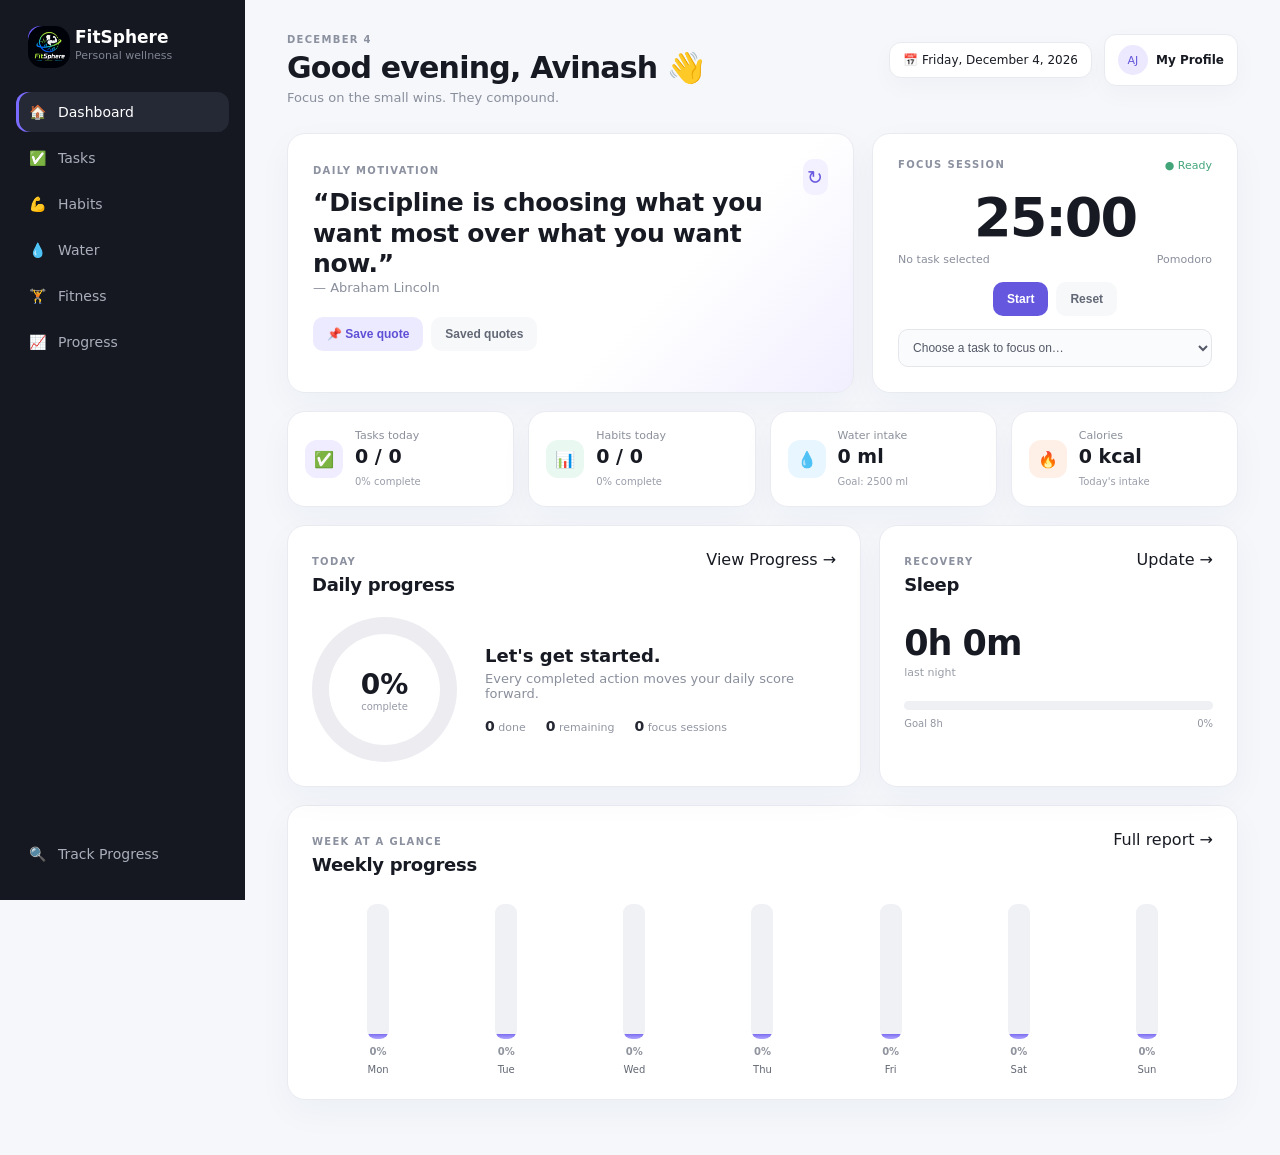
<file: index.html>
<!DOCTYPE html>
<html lang="en">
  <head>
    <meta charset="UTF-8" />
    <meta name="viewport" content="width=device-width, initial-scale=1.0" />
    <title>Dashboard — FitSphere</title>

    <link rel="stylesheet" href="index.css">
  </head>

  <body>
    <div class="app-shell">
      <!-- Sidebar Navigation -->
      <aside class="sidebar">
        <div class="brand">
          <span class="brand-mark"><img src="/logo.png" alt="logo" class="logo-img"></span>

          <div>
            <strong>FitSphere</strong>
            <small>Personal wellness</small>
          </div>
        </div>

        <nav>
          <a class="nav-link active" href="index.html">
            🏠
            <span>Dashboard</span>
          </a>

          <a class="nav-link" href="tasks.html">
            ✅
            <span>Tasks</span>
          </a>

          <a class="nav-link" href="habits.html">
            💪
            <span>Habits</span>
          </a>

          <a class="nav-link" href="water.html">
            💧
            <span>Water</span>
          </a>

          <a class="nav-link" href="fitness.html">
            🏋️
            <span>Fitness</span>
          </a>

          <a class="nav-link" href="progress.html">
            📈
            <span>Progress</span>
          </a>
        </nav>

        <div class="sidebar-bottom">
          <a class="nav-link" href="progress.html">
            🔍
            <span>Track Progress</span>
          </a>
        </div>
      </aside>

      <!-- Main Dashboard Content -->
      <main class="main">
        <!-- Top Header -->
        <header class="topbar">
          <div>
            <p class="eyebrow" id="todayLabel">Today</p>

            <h1>
              Good evening<span id="greetingName">, Avinash</span> 👋
            </h1>

            <p class="muted">
              Focus on the small wins. They compound.
            </p>
          </div>

          <div class="top-actions">
            <div class="date-pill">
              📅
              <span id="fullDate"></span>
            </div>

            <a class="profile" href="progress.html">
              <span>AJ</span>
              <b>My Profile</b>
            </a>
          </div>
        </header>

        <!-- Hero Section -->
        <section class="hero-grid">
          <!-- Daily Motivation -->
          <article class="quote-card card">
            <div class="card-head">
              <div>
                <span class="mini-label">DAILY MOTIVATION</span>
                <h2 id="quoteText">
                  Loading a little motivation…
                </h2>
              </div>

              <button
                id="refreshQuote"
                class="icon-btn"
                title="New quote"
              >
                ↻
              </button>
            </div>

            <p id="quoteAuthor" class="muted">— FitSphere</p>

            <div class="quote-actions">
              <button id="saveQuote" class="soft-btn">
                📌 Save quote
              </button>

              <button
                id="viewSaved"
                class="ghost-btn"
                onclick="location.href='progress.html#quotes'"
              >
                Saved quotes
              </button>
            </div>
          </article>

          <!-- Focus Session / Pomodoro Timer -->
          <article class="focus-card card">
            <div class="card-head">
              <span class="mini-label">FOCUS SESSION</span>
              <span class="status-dot">● Ready</span>
            </div>

            <div class="timer" id="timerDisplay">25:00</div>

            <div class="timer-meta">
              <span id="timerTaskLabel">No task selected</span>
              <span id="timerStatus">Pomodoro</span>
            </div>

            <div class="timer-controls">
              <button id="timerStart" class="primary-btn">
                Start
              </button>

              <button id="timerReset" class="ghost-btn">
                Reset
              </button>
            </div>

            <select id="pomodoroTask" class="select"></select>
          </article>
        </section>

        <!-- Metrics Section -->
        <section class="metrics-grid">
          <a class="metric-card card" href="tasks.html">
            <span class="metric-icon purple">✅</span>

            <div>
              <span>Tasks today</span>
              <strong id="taskMetric">0 / 0</strong>
              <small id="taskMetricSub">0% complete</small>
            </div>
          </a>

          <a class="metric-card card" href="habits.html">
            <span class="metric-icon green">📊</span>

            <div>
              <span>Habits today</span>
              <strong id="habitMetric">0 / 0</strong>
              <small id="habitMetricSub">0% complete</small>
            </div>
          </a>

          <a class="metric-card card" href="water.html">
            <span class="metric-icon blue">💧</span>

            <div>
              <span>Water intake</span>
              <strong id="waterMetric">0 ml</strong>
              <small>Goal: 2500 ml</small>
            </div>
          </a>

          <a class="metric-card card" href="fitness.html">
            <span class="metric-icon orange">🔥</span>

            <div>
              <span>Calories</span>
              <strong id="calorieMetric">0 kcal</strong>
              <small>Today's intake</small>
            </div>
          </a>
        </section>

        <!-- Progress and Sleep Section -->
        <section class="content-grid">
          <!-- Daily Progress -->
          <article class="card progress-card">
            <div class="card-head">
              <div>
                <span class="mini-label">TODAY</span>
                <h2>Daily progress</h2>
              </div>

              <a href="progress.html">View Progress →</a>
            </div>

            <div class="progress-layout">
              <div class="ring" id="dailyRing">
                <div>
                  <strong id="dailyPercent">0%</strong>
                  <span>complete</span>
                </div>
              </div>

              <div class="progress-copy">
                <h3 id="progressHeadline">
                  Let's get started.
                </h3>

                <p class="muted" id="progressDescription">
                  Complete a task or habit to build today's score.
                </p>

                <div class="tiny-stats">
                  <span>
                    <b id="doneCount">0</b> done
                  </span>

                  <span>
                    <b id="remainingCount">0</b> remaining
                  </span>

                  <span>
                    <b id="pomodoroCount">0</b> focus sessions
                  </span>
                </div>
              </div>
            </div>
          </article>

          <!-- Sleep -->
          <article class="card sleep-card">
            <div class="card-head">
              <div>
                <span class="mini-label">RECOVERY</span>
                <h2>Sleep</h2>
              </div>

              <a href="fitness.html">Update →</a>
            </div>

            <div class="sleep-number">
              <strong id="sleepMetric">0h 0m</strong>
              <span>last night</span>
            </div>

            <div class="sleep-bar">
              <div id="sleepBar"></div>
            </div>

            <div class="sleep-foot">
              <span>Goal 8h</span>
              <span id="sleepScore">0%</span>
            </div>
          </article>
        </section>

        <!-- Weekly Progress -->
        <section class="card weekly-card">
          <div class="card-head">
            <div>
              <span class="mini-label">WEEK AT A GLANCE</span>
              <h2>Weekly progress</h2>
            </div>

            <a href="progress.html">Full report →</a>
          </div>

          <div class="weekly-bars" id="weeklyBars"></div>
        </section>
      </main>
    </div>

    <script src="index.js"></script>
  </body>
</html>
</file>
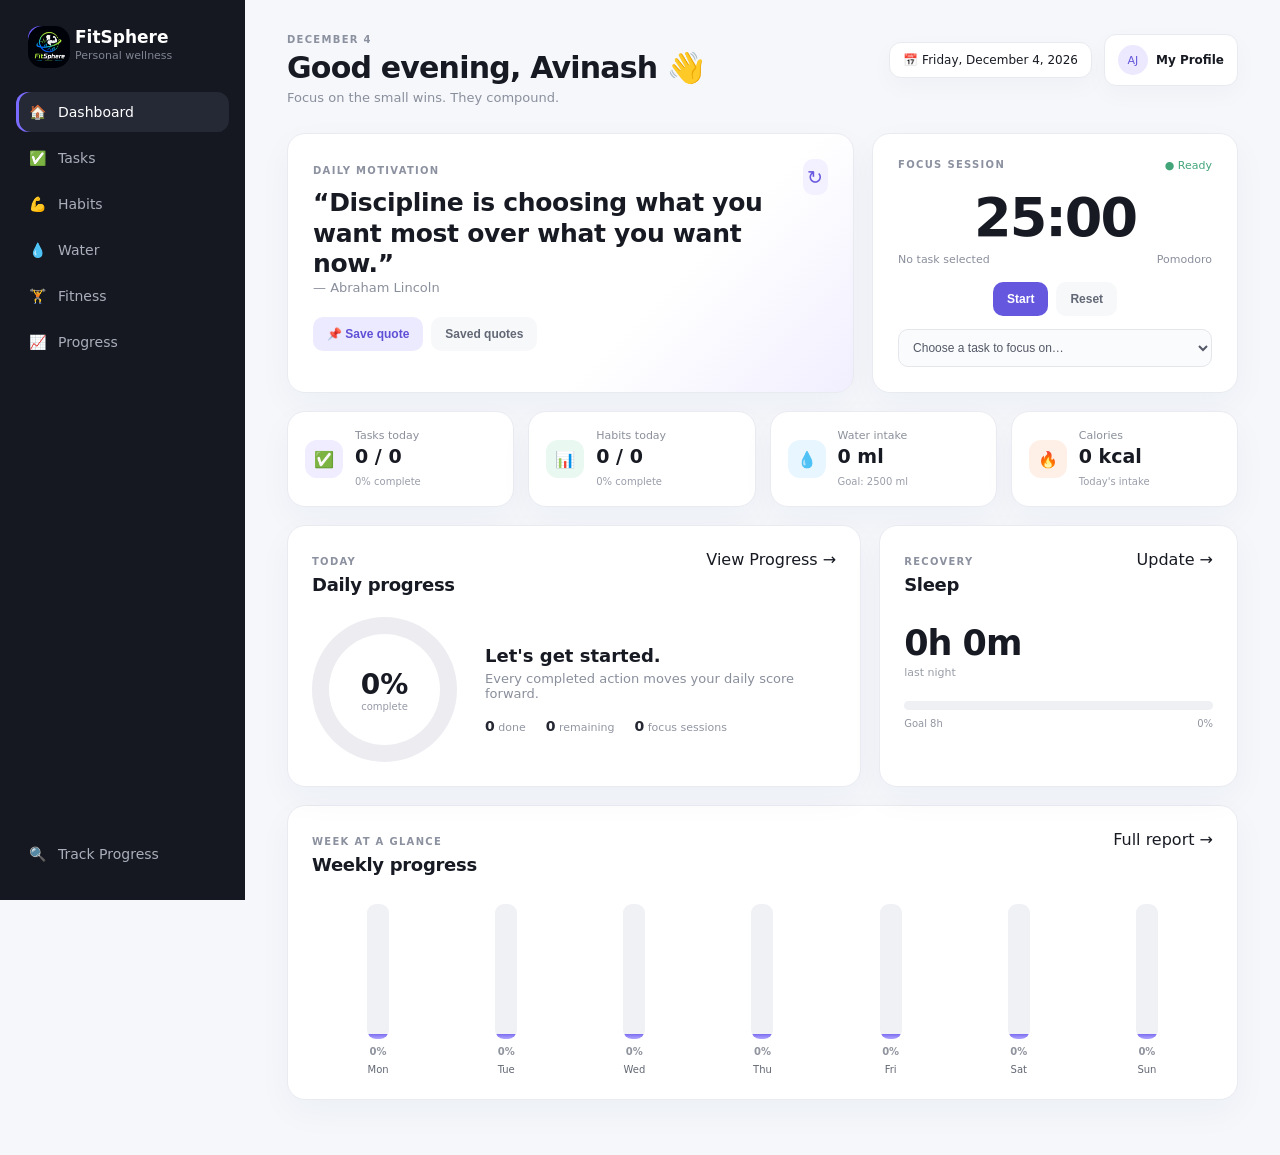
<file: dashboard.html>
<!DOCTYPE html>
<html lang="en">
  <head>
    <meta charset="UTF-8" />
    <meta name="viewport" content="width=device-width, initial-scale=1.0" />
    <title>Dashboard — FitSphere</title>

    <link rel="stylesheet" href="dashboard.css">
  </head>

  <body>
    <div class="app-shell">
      <!-- Sidebar Navigation -->
      <aside class="sidebar">
        <div class="brand">
          <span class="brand-mark"><img src="/logo.png" alt="logo" class="logo-img"></span>

          <div>
            <strong>FitSphere</strong>
            <small>Personal wellness</small>
          </div>
        </div>

        <nav>
          <a class="nav-link active" href="dashboard.html">
            🏠
            <span>Dashboard</span>
          </a>

          <a class="nav-link" href="tasks.html">
            ✅
            <span>Tasks</span>
          </a>

          <a class="nav-link" href="habits.html">
            💪
            <span>Habits</span>
          </a>

          <a class="nav-link" href="water.html">
            💧
            <span>Water</span>
          </a>

          <a class="nav-link" href="fitness.html">
            🏋️
            <span>Fitness</span>
          </a>

          <a class="nav-link" href="progress.html">
            📈
            <span>Progress</span>
          </a>
        </nav>

        <div class="sidebar-bottom">
          <a class="nav-link" href="progress.html">
            🔍
            <span>Track Progress</span>
          </a>
        </div>
      </aside>

      <!-- Main Dashboard Content -->
      <main class="main">
        <!-- Top Header -->
        <header class="topbar">
          <div>
            <p class="eyebrow" id="todayLabel">Today</p>

            <h1>
              Good evening<span id="greetingName">, Avinash</span> 👋
            </h1>

            <p class="muted">
              Focus on the small wins. They compound.
            </p>
          </div>

          <div class="top-actions">
            <div class="date-pill">
              📅
              <span id="fullDate"></span>
            </div>

            <a class="profile" href="progress.html">
              <span>AJ</span>
              <b>My Profile</b>
            </a>
          </div>
        </header>

        <!-- Hero Section -->
        <section class="hero-grid">
          <!-- Daily Motivation -->
          <article class="quote-card card">
            <div class="card-head">
              <div>
                <span class="mini-label">DAILY MOTIVATION</span>
                <h2 id="quoteText">
                  Loading a little motivation…
                </h2>
              </div>

              <button
                id="refreshQuote"
                class="icon-btn"
                title="New quote"
              >
                ↻
              </button>
            </div>

            <p id="quoteAuthor" class="muted">— FitSphere</p>

            <div class="quote-actions">
              <button id="saveQuote" class="soft-btn">
                📌 Save quote
              </button>

              <button
                id="viewSaved"
                class="ghost-btn"
                onclick="location.href='progress.html#quotes'"
              >
                Saved quotes
              </button>
            </div>
          </article>

          <!-- Focus Session / Pomodoro Timer -->
          <article class="focus-card card">
            <div class="card-head">
              <span class="mini-label">FOCUS SESSION</span>
              <span class="status-dot">● Ready</span>
            </div>

            <div class="timer" id="timerDisplay">25:00</div>

            <div class="timer-meta">
              <span id="timerTaskLabel">No task selected</span>
              <span id="timerStatus">Pomodoro</span>
            </div>

            <div class="timer-controls">
              <button id="timerStart" class="primary-btn">
                Start
              </button>

              <button id="timerReset" class="ghost-btn">
                Reset
              </button>
            </div>

            <select id="pomodoroTask" class="select"></select>
          </article>
        </section>

        <!-- Metrics Section -->
        <section class="metrics-grid">
          <a class="metric-card card" href="tasks.html">
            <span class="metric-icon purple">✅</span>

            <div>
              <span>Tasks today</span>
              <strong id="taskMetric">0 / 0</strong>
              <small id="taskMetricSub">0% complete</small>
            </div>
          </a>

          <a class="metric-card card" href="habits.html">
            <span class="metric-icon green">📊</span>

            <div>
              <span>Habits today</span>
              <strong id="habitMetric">0 / 0</strong>
              <small id="habitMetricSub">0% complete</small>
            </div>
          </a>

          <a class="metric-card card" href="water.html">
            <span class="metric-icon blue">💧</span>

            <div>
              <span>Water intake</span>
              <strong id="waterMetric">0 ml</strong>
              <small>Goal: 2500 ml</small>
            </div>
          </a>

          <a class="metric-card card" href="fitness.html">
            <span class="metric-icon orange">🔥</span>

            <div>
              <span>Calories</span>
              <strong id="calorieMetric">0 kcal</strong>
              <small>Today's intake</small>
            </div>
          </a>
        </section>

        <!-- Progress and Sleep Section -->
        <section class="content-grid">
          <!-- Daily Progress -->
          <article class="card progress-card">
            <div class="card-head">
              <div>
                <span class="mini-label">TODAY</span>
                <h2>Daily progress</h2>
              </div>

              <a href="progress.html">View Progress →</a>
            </div>

            <div class="progress-layout">
              <div class="ring" id="dailyRing">
                <div>
                  <strong id="dailyPercent">0%</strong>
                  <span>complete</span>
                </div>
              </div>

              <div class="progress-copy">
                <h3 id="progressHeadline">
                  Let's get started.
                </h3>

                <p class="muted" id="progressDescription">
                  Complete a task or habit to build today's score.
                </p>

                <div class="tiny-stats">
                  <span>
                    <b id="doneCount">0</b> done
                  </span>

                  <span>
                    <b id="remainingCount">0</b> remaining
                  </span>

                  <span>
                    <b id="pomodoroCount">0</b> focus sessions
                  </span>
                </div>
              </div>
            </div>
          </article>

          <!-- Sleep -->
          <article class="card sleep-card">
            <div class="card-head">
              <div>
                <span class="mini-label">RECOVERY</span>
                <h2>Sleep</h2>
              </div>

              <a href="fitness.html">Update →</a>
            </div>

            <div class="sleep-number">
              <strong id="sleepMetric">0h 0m</strong>
              <span>last night</span>
            </div>

            <div class="sleep-bar">
              <div id="sleepBar"></div>
            </div>

            <div class="sleep-foot">
              <span>Goal 8h</span>
              <span id="sleepScore">0%</span>
            </div>
          </article>
        </section>

        <!-- Weekly Progress -->
        <section class="card weekly-card">
          <div class="card-head">
            <div>
              <span class="mini-label">WEEK AT A GLANCE</span>
              <h2>Weekly progress</h2>
            </div>

            <a href="progress.html">Full report →</a>
          </div>

          <div class="weekly-bars" id="weeklyBars"></div>
        </section>
      </main>
    </div>

    <script src="dashboard.js"></script>
  </body>
</html>
</file>
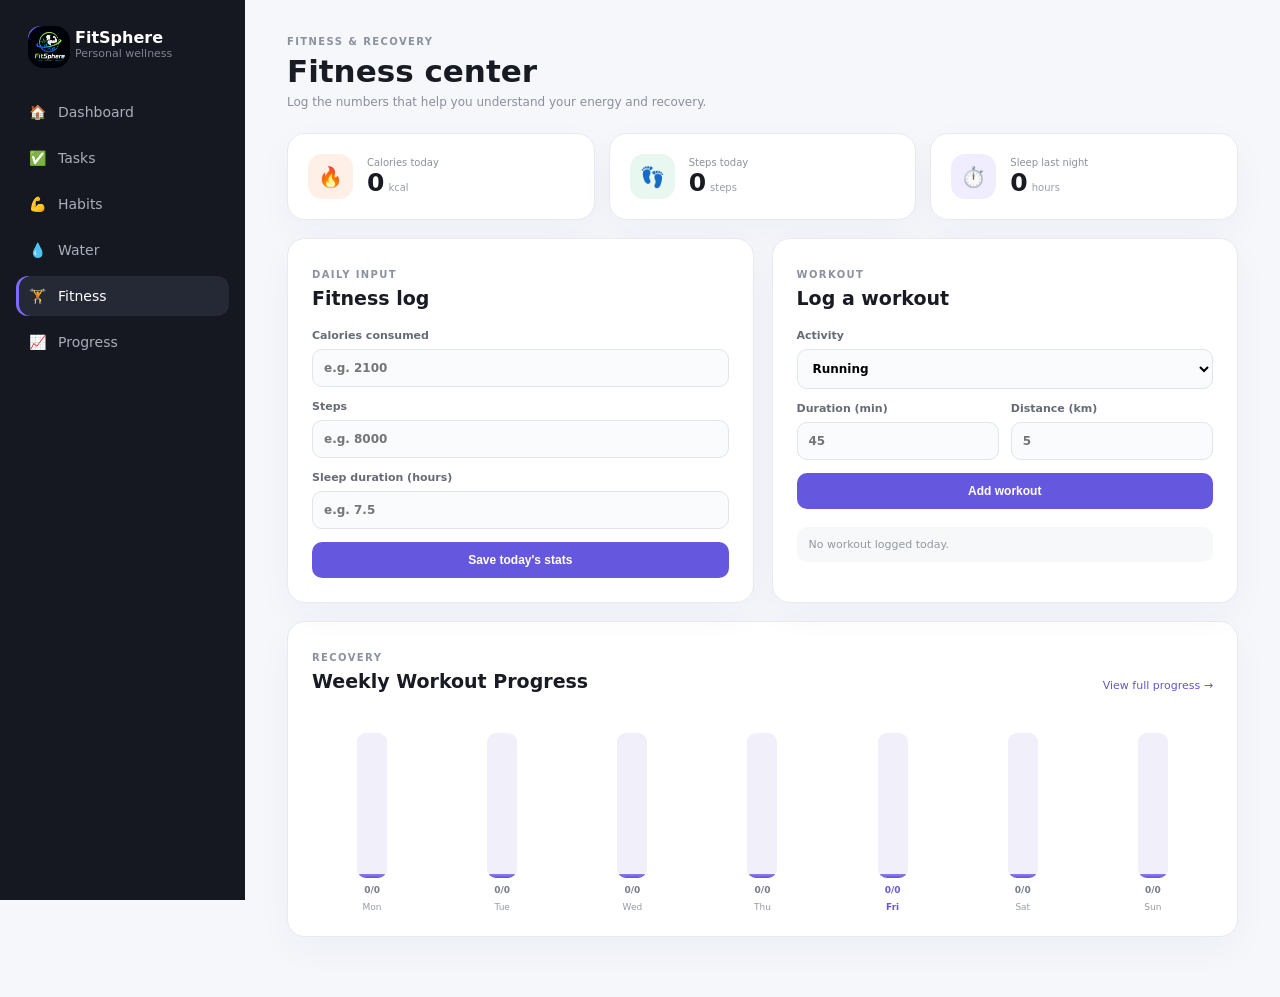
<file: fitness.html>
<!DOCTYPE html>
<html lang="en">
  <head>
    <meta charset="UTF-8" />
    <meta name="viewport" content="width=device-width,initial-scale=1.0" />
    <title>Fitness — FitSphere</title>
    <link rel="stylesheet" href="fitness.css" />
  </head>
  <body>
    <div class="app-shell">
      <aside class="sidebar">
        <div class="brand">
          <span class="brand-mark"><img src="/logo.png" alt="logo" class="logo-img"></span>
          <div><strong>FitSphere</strong><small>Personal wellness</small></div>
        </div>
        <nav>
          <a class="nav-link" href="index.html">🏠 <span>Dashboard</span></a
          ><a class="nav-link" href="tasks.html">✅ <span>Tasks</span></a
          ><a class="nav-link" href="habits.html">💪 <span>Habits</span></a
          ><a class="nav-link" href="water.html">💧 <span>Water</span></a
          ><a class="nav-link active" href="fitness.html"
            >🏋️ <span>Fitness</span></a
          ><a class="nav-link" href="progress.html">📈 <span>Progress</span></a>
        </nav>
      </aside>
      <main class="main">
        <header class="page-head">
          <div>
            <p class="eyebrow">FITNESS & RECOVERY</p>
            <h1>Fitness center</h1>
            <p class="muted">
              Log the numbers that help you understand your energy and recovery.
            </p>
          </div>
        </header>
        <section class="metric-grid">
          <div class="card metric">
            <span class="icon orange">🔥</span>
            <div>
              <small>Calories today</small><strong id="calorieValue">0</strong
              ><em>kcal</em>
            </div>
          </div>
          <div class="card metric">
            <span class="icon green">👣</span>
            <div>
              <small>Steps today</small><strong id="stepValue">0</strong
              ><em>steps</em>
            </div>
          </div>
          <div class="card metric">
            <span class="icon purple">⏱️</span>
            <div>
              <small>Sleep last night</small><strong id="sleepValue">0</strong
              ><em>hours</em>
            </div>
          </div>
        </section>
        <section class="forms-grid">
          <article class="card form-card">
            <div class="section-head">
              <div>
                <span class="eyebrow">DAILY INPUT</span>
                <h2>Fitness log</h2>
              </div>
            </div>
            <form id="fitnessForm">
              <label
                >Calories consumed<input
                  id="calories"
                  type="number"
                  min="0"
                  placeholder="e.g. 2100" /></label
              ><label
                >Steps<input
                  id="steps"
                  type="number"
                  min="0"
                  placeholder="e.g. 8000" /></label
              ><label
                >Sleep duration (hours)<input
                  id="sleep"
                  type="number"
                  min="0"
                  max="24"
                  step="0.1"
                  placeholder="e.g. 7.5" /></label
              ><button class="primary-btn">Save today's stats</button>
            </form>
          </article>
          <article class="card workout-card">
            <div class="section-head">
              <div>
                <span class="eyebrow">WORKOUT</span>
                <h2>Log a workout</h2>
              </div>
            </div>
            <form id="workoutForm">
              <label
                >Activity<select id="activity">
                  <option>Running</option>
                  <option>Walking</option>
                  <option>Cycling</option>
                  <option>Strength training</option>
                  <option>Yoga</option>
                  <option>Other</option>
                </select></label
              >
              <div class="two">
                <label
                  >Duration (min)<input
                    id="duration"
                    type="number"
                    min="1"
                    placeholder="45" /></label
                ><label
                  >Distance (km)<input
                    id="distance"
                    type="number"
                    min="0"
                    step="0.1"
                    placeholder="5"
                /></label>
              </div>
              <button class="primary-btn">Add workout</button>
            </form>
            <div id="workoutLog" class="workout-log"></div>
          </article>
        </section>
        <section class="card sleep-chart">
          <div class="section-head">
            <div>
              <span class="eyebrow">RECOVERY</span>
              <h2>Weekly Workout Progress</h2>
            </div>
            <a href="progress.html">View full progress →</a>
          </div>
          <div id="sleepBars" class="sleep-bars"></div>
        </section>
      </main>
    </div>
    <script src="fitness.js"></script>
  </body>
</html>
</file>
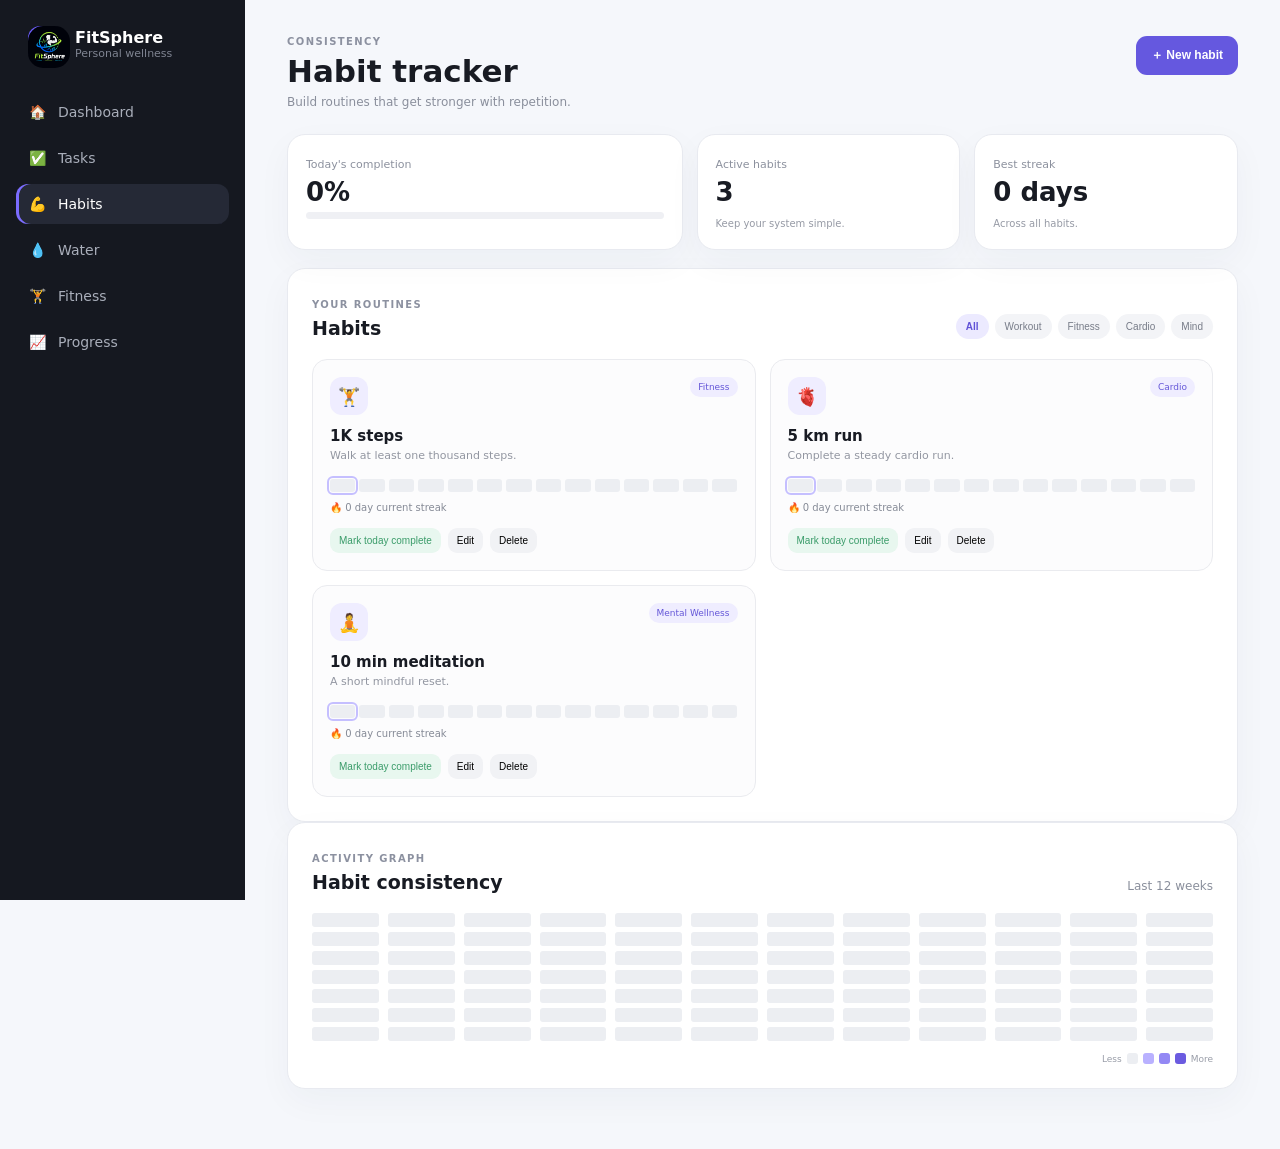
<file: habits.html>
<!DOCTYPE html>
<html lang="en">
  <head>
    <meta charset="UTF-8" />
    <meta name="viewport" content="width=device-width,initial-scale=1.0" />
    <title>Habits — FitSphere</title>
    <link rel="stylesheet" href="habits.css" />
  </head>
  <body>
    <div class="app-shell">
      <aside class="sidebar">
        <div class="brand">
          <span class="brand-mark"><img src="/logo.png" alt="logo" class="logo-img"></span>
          <div><strong>FitSphere</strong><small>Personal wellness</small></div>
        </div>
        <nav>
          <a class="nav-link" href="index.html">🏠 <span>Dashboard</span></a
          ><a class="nav-link" href="tasks.html">✅ <span>Tasks</span></a
          ><a class="nav-link active" href="habits.html"
            >💪 <span>Habits</span></a
          ><a class="nav-link" href="water.html">💧 <span>Water</span></a
          ><a class="nav-link" href="fitness.html">🏋️ <span>Fitness</span></a
          ><a class="nav-link" href="progress.html">📈 <span>Progress</span></a>
        </nav>
      </aside>
      <main class="main">
        <header class="page-head">
          <div>
            <p class="eyebrow">CONSISTENCY</p>
            <h1>Habit tracker</h1>
            <p class="muted">
              Build routines that get stronger with repetition.
            </p>
          </div>
          <button id="addHabit" class="primary-btn">＋ New habit</button>
        </header>
        <section class="overview-grid">
          <div class="card overview">
            <span>Today's completion</span><strong id="todayPercent">0%</strong>
            <div class="line"><i id="todayLine"></i></div>
          </div>
          <div class="card overview">
            <span>Active habits</span><strong id="habitCount">0</strong
            ><small>Keep your system simple.</small>
          </div>
          <div class="card overview">
            <span>Best streak</span><strong id="bestStreak">0 days</strong
            ><small>Across all habits.</small>
          </div>
        </section>
        <section class="card habits-board">
          <div class="section-head">
            <div>
              <span class="eyebrow">YOUR ROUTINES</span>
              <h2>Habits</h2>
            </div>
            <div class="filter">
              <button class="filter-btn active" data-filter="All">All</button
              ><button class="filter-btn" data-filter="Workout">Workout</button
              ><button class="filter-btn" data-filter="Fitness">Fitness</button
              ><button class="filter-btn" data-filter="Cardio">Cardio</button
              ><button class="filter-btn" data-filter="Mental Wellness">
                Mind
              </button>
            </div>
          </div>
          <div id="habitGrid" class="habit-grid"></div>
        </section>
        <section class="card heatmap-card">
          <div class="section-head">
            <div>
              <span class="eyebrow">ACTIVITY GRAPH</span>
              <h2>Habit consistency</h2>
            </div>
            <span class="muted">Last 12 weeks</span>
          </div>
          <div id="heatmap" class="heatmap"></div>
          <div class="heat-legend">
            <span>Less</span><i></i><i></i><i></i><i></i><span>More</span>
          </div>
        </section>
      </main>
    </div>
    <div class="modal hidden" id="habitModal">
      <div class="modal-box">
        <div class="modal-head">
          <h2 id="habitModalTitle">Create habit</h2>
          <button id="closeHabit">×</button>
        </div>
        <form id="habitForm">
          <input type="hidden" id="habitId" /><label
            >Habit name<input
              id="habitName"
              required
              placeholder="e.g. Morning run" /></label
          ><label
            >Description<input
              id="habitDescription"
              placeholder="What does success look like?" /></label
          ><label
            >Category<select id="habitCategory" required>
              <option value="">Select</option>
              <option>Workout</option>
              <option>Fitness</option>
              <option>Cardio</option>
              <option>Mental Wellness</option>
            </select></label
          >
          <div class="modal-actions">
            <button type="button" id="cancelHabit" class="ghost-btn">
              Cancel</button
            ><button class="primary-btn">Save habit</button>
          </div>
        </form>
      </div>
    </div>
    <script src="habits.js"></script>
  </body>
</html>
</file>
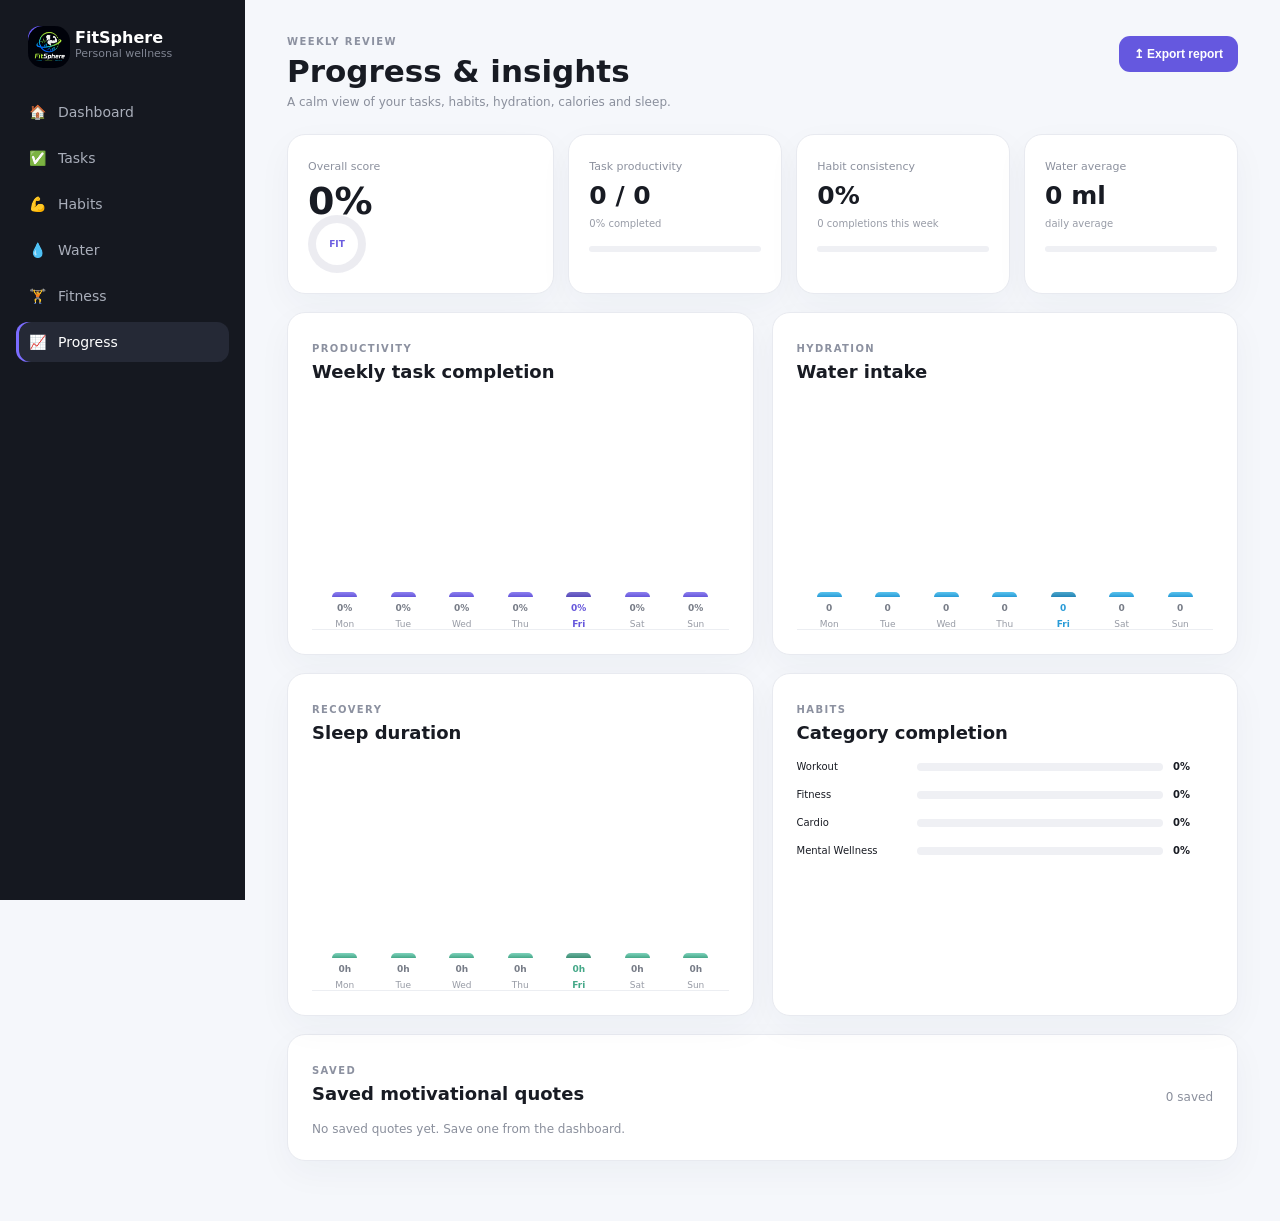
<file: progress.html>
<!DOCTYPE html>
<html lang="en">
  <head>
    <meta charset="UTF-8">
    <meta name="viewport" content="width=device-width,initial-scale=1.0">
    <title>Progress — FitSphere</title>
    <link rel="stylesheet" href="progress.css">
  </head>
  <body>
    <div class="app-shell">
      <aside class="sidebar">
        <div class="brand">
          <span class="brand-mark"><img src="/logo.png" alt="logo" class="logo-img"></span>
          <div><strong>FitSphere</strong><small>Personal wellness</small></div>
        </div>
        <nav>
          <a class="nav-link" href="index.html">🏠 <span>Dashboard</span></a
          ><a class="nav-link" href="tasks.html">✅ <span>Tasks</span></a
          ><a class="nav-link" href="habits.html">💪 <span>Habits</span></a
          ><a class="nav-link" href="water.html">💧 <span>Water</span></a
          ><a class="nav-link" href="fitness.html">🏋️ <span>Fitness</span></a
          ><a class="nav-link active" href="progress.html"
            >📈 <span>Progress</span></a
          >
        </nav>
      </aside>
      <main class="main">
        <header class="page-head">
          <div>
            <p class="eyebrow">WEEKLY REVIEW</p>
            <h1>Progress & insights</h1>
            <p class="muted">
              A calm view of your tasks, habits, hydration, calories and sleep.
            </p>
          </div>
          <button id="exportBtn" class="primary-btn">↥ Export report</button>
        </header>
        <section class="score-grid">
          <article class="score card">
            <span>Overall score</span><strong id="overallScore">0%</strong>
            <div class="score-ring" id="scoreRing"><div>FIT</div></div>
          </article>
          <article class="summary card">
            <span>Task productivity</span><strong id="taskSummary">0 / 0</strong
            ><small id="taskGrowth">0% completed</small>
            <div class="mini-line"><i id="taskLine"></i></div>
          </article>
          <article class="summary card">
            <span>Habit consistency</span><strong id="habitSummary">0%</strong
            ><small id="habitSub">0 completions this week</small>
            <div class="mini-line"><i id="habitLine"></i></div>
          </article>
          <article class="summary card">
            <span>Water average</span><strong id="waterSummary">0 ml</strong
            ><small>daily average</small>
            <div class="mini-line"><i id="waterLine"></i></div>
          </article>
        </section>
        <section class="charts-grid">
          <article class="card chart-card">
            <div class="section-head">
              <div>
                <span class="eyebrow">PRODUCTIVITY</span>
                <h2>Weekly task completion</h2>
              </div>
            </div>
            <div id="taskChart" class="chart"></div>
          </article>
          <article class="card chart-card">
            <div class="section-head">
              <div>
                <span class="eyebrow">HYDRATION</span>
                <h2>Water intake</h2>
              </div>
            </div>
            <div id="waterChart" class="chart"></div>
          </article>
          <article class="card chart-card">
            <div class="section-head">
              <div>
                <span class="eyebrow">RECOVERY</span>
                <h2>Sleep duration</h2>
              </div>
            </div>
            <div id="sleepChart" class="chart"></div>
          </article>
          <article class="card category-card">
            <div class="section-head">
              <div>
                <span class="eyebrow">HABITS</span>
                <h2>Category completion</h2>
              </div>
            </div>
            <div id="categoryChart"></div>
          </article>
        </section>
        <section class="card quote-section" id="quotes">
          <div class="section-head">
            <div>
              <span class="eyebrow">SAVED</span>
              <h2>Saved motivational quotes</h2>
            </div>
            <span class="muted" id="quoteCount">0 saved</span>
          </div>
          <div id="savedQuotes"></div>
        </section>
      </main>
    </div>
    <script src="progress.js"></script>
  </body>
</html>
</file>
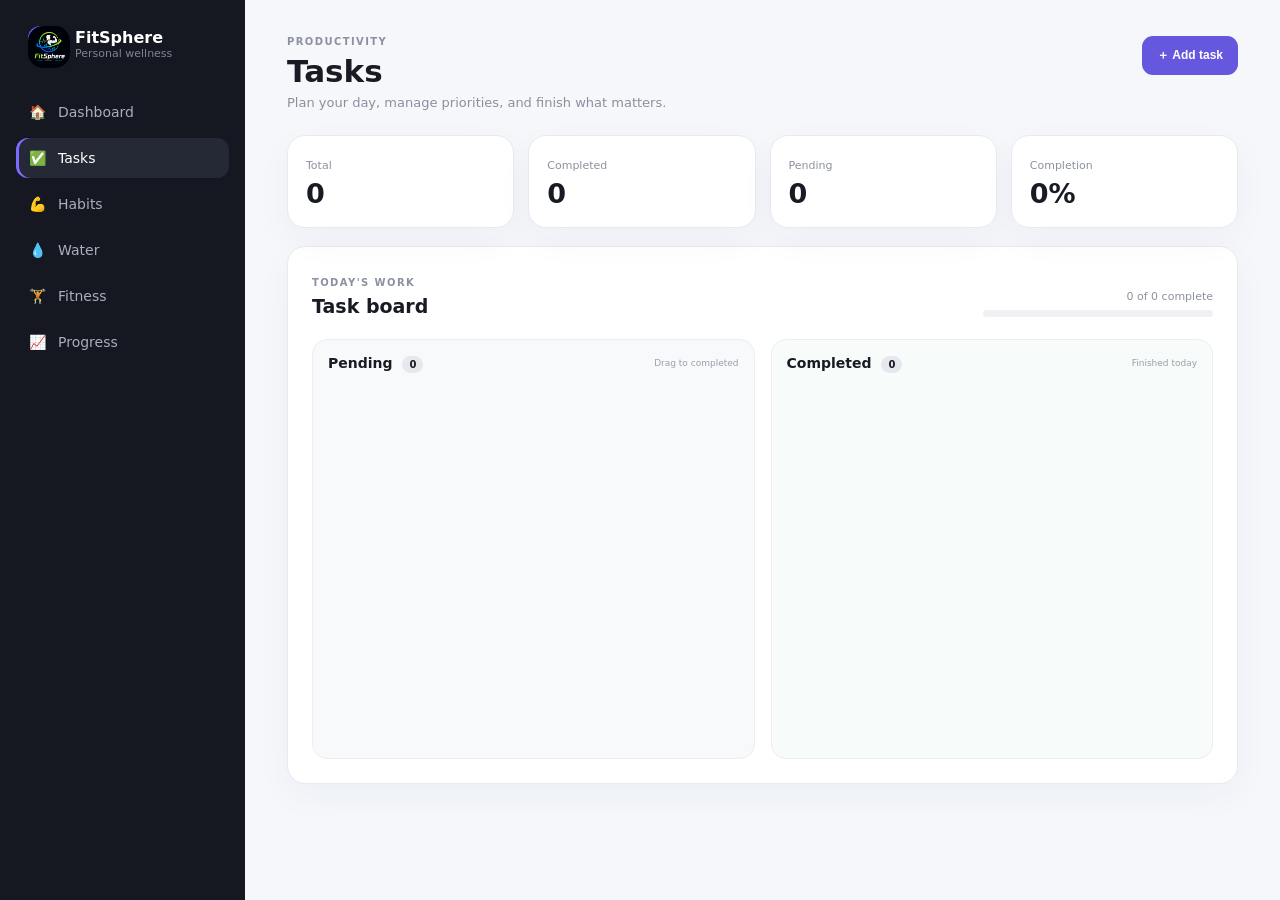
<file: tasks.html>
<!DOCTYPE html>
<html lang="en">
  <head>
    <meta charset="UTF-8">
    <meta name="viewport" content="width=device-width,initial-scale=1.0">
    <title>Tasks — FitSphere</title>
    <link rel="stylesheet" href="tasks.css">
  </head>

  <body>
    <div class="app-shell">
      <!-- Sidebar navigation -->
      <aside class="sidebar">
        <div class="brand">
          <span class="brand-mark">
            <img src="/logo.png" alt="logo" class="logo-img">
          </span>

          <div>
            <strong>FitSphere</strong>
            <small>Personal wellness</small>
          </div>
        </div>

        <nav>
          <a class="nav-link" href="index.html">
            🏠 <span>Dashboard</span>
          </a>

          <a class="nav-link active" href="tasks.html">
            ✅ <span>Tasks</span>
          </a>

          <a class="nav-link" href="habits.html">
            💪 <span>Habits</span>
          </a>

          <a class="nav-link" href="water.html">
            💧 <span>Water</span>
          </a>

          <a class="nav-link" href="fitness.html">
            🏋️ <span>Fitness</span>
          </a>

          <a class="nav-link" href="progress.html">
            📈 <span>Progress</span>
          </a>
        </nav>
      </aside>

      <main class="main">
        <!-- Page heading and add-task button -->
        <header class="page-head">
          <div>
            <p class="eyebrow">PRODUCTIVITY</p>
            <h1>Tasks</h1>
            <p class="muted">
              Plan your day, manage priorities, and finish what matters.
            </p>
          </div>

          <button class="primary-btn" id="openTaskModal">
            ＋ Add task
          </button>
        </header>

        <!-- Task statistics -->
        <section class="stats-grid">
          <div class="stat card">
            <span>Total</span>
            <strong id="totalTasks">0</strong>
          </div>

          <div class="stat card">
            <span>Completed</span>
            <strong id="completedTasks">0</strong>
          </div>

          <div class="stat card">
            <span>Pending</span>
            <strong id="pendingTasks">0</strong>
          </div>

          <div class="stat card">
            <span>Completion</span>
            <strong id="taskPercent">0%</strong>
          </div>
        </section>

        <!-- Pending and completed task board -->
        <section class="card board">
          <div class="board-head">
            <div>
              <span class="eyebrow">TODAY'S WORK</span>
              <h2>Task board</h2>
            </div>

            <div class="board-progress">
              <span id="progressText">0 of 0 complete</span>

              <div>
                <i id="progressFill"></i>
              </div>
            </div>
          </div>

          <div class="columns">
            <!-- Pending tasks -->
            <div
              class="task-column"
              id="pendingColumn"
              data-status="pending"
            >
              <div class="column-head">
                <h3>
                  Pending
                  <span id="pendingCount">0</span>
                </h3>

                <small>Drag to completed</small>
              </div>

              <div id="pendingList" class="task-list"></div>
            </div>

            <!-- Completed tasks -->
            <div
              class="task-column completed-column"
              id="completedColumn"
              data-status="completed"
            >
              <div class="column-head">
                <h3>
                  Completed
                  <span id="completedCount">0</span>
                </h3>

                <small>Finished today</small>
              </div>

              <div id="completedList" class="task-list"></div>
            </div>
          </div>
        </section>
      </main>
    </div>

    <!-- Add/edit task modal -->
    <div class="modal hidden" id="taskModal">
      <div class="modal-box">
        <div class="modal-head">
          <h2 id="modalTitle">Add new task</h2>
          <button id="closeTaskModal">×</button>
        </div>

        <form id="taskForm">
          <input type="hidden" id="editId" />

          <label>
            Task title
            <input
              id="taskTitle"
              required
              placeholder="e.g. Complete workout"
            />
          </label>

          <label>
            Description
            <textarea
              id="taskDescription"
              placeholder="Add a short description"
            ></textarea>
          </label>

          <div class="form-grid">
            <label>
              Category
              <select id="taskCategory" required>
                <option value="">Select</option>
                <option>Fitness</option>
                <option>Work</option>
                <option>Study</option>
                <option>Personal</option>
                <option>Health</option>
                <option>Other</option>
              </select>
            </label>

            <label>
              Priority
              <select id="taskPriority" required>
                <option value="">Select</option>
                <option>Low</option>
                <option>Medium</option>
                <option>High</option>
              </select>
            </label>
          </div>

          <label>
            Due date
            <input type="date" id="taskDueDate" />
          </label>

          <div class="modal-actions">
            <button type="button" class="ghost-btn" id="cancelTask">
              Cancel
            </button>

            <button class="primary-btn">Save task</button>
          </div>
        </form>
      </div>
    </div>

    <script src="tasks.js"></script>
  </body>
</html>
</file>
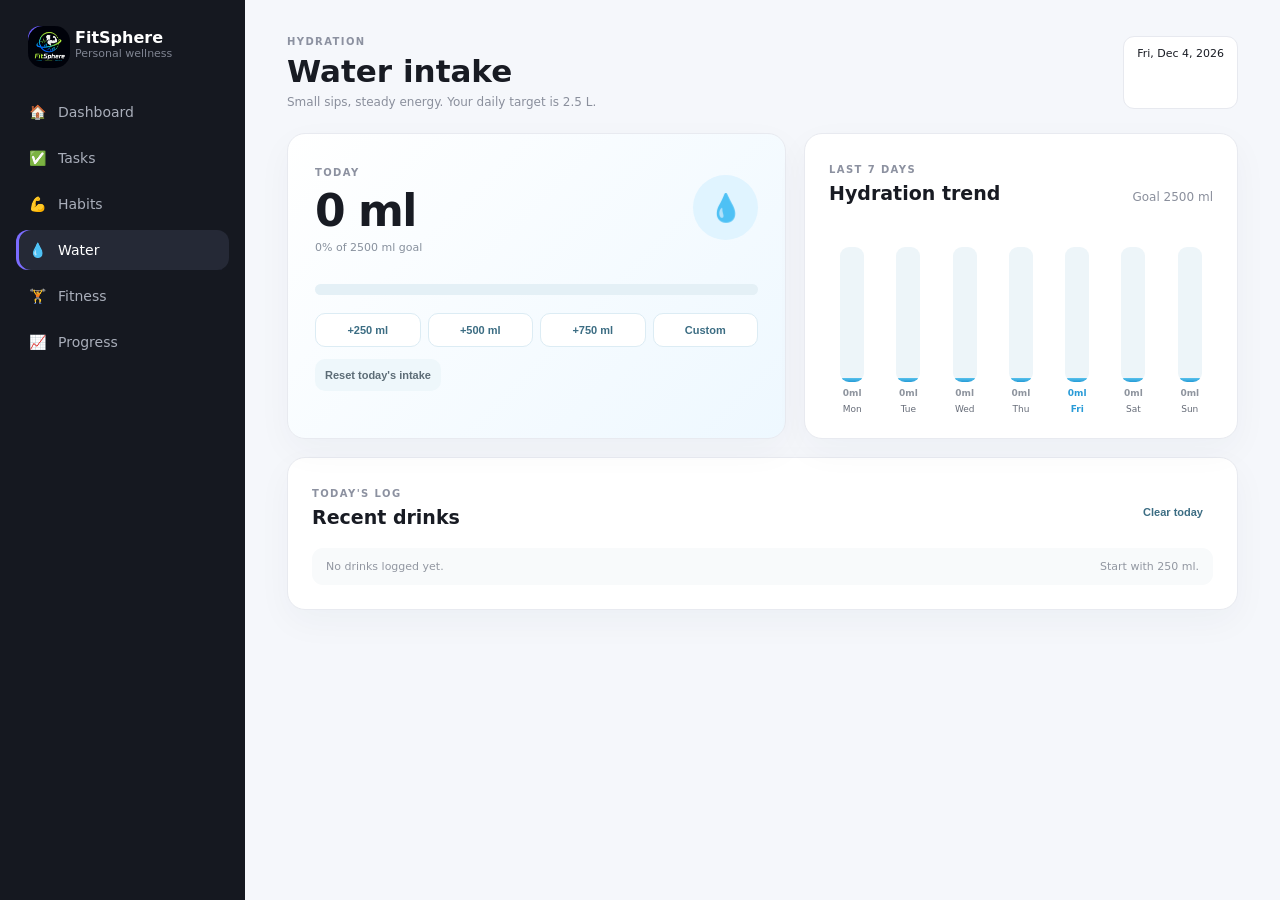
<file: water.html>
<!DOCTYPE html>
<html lang="en">
  <head>
    <meta charset="UTF-8">
    <meta name="viewport" content="width=device-width, initial-scale=1.0">

    <title>Water — FitSphere</title>

    <link rel="stylesheet" href="water.css">
  </head>

  <body>
    <div class="app-shell">
      <!-- Sidebar navigation -->
      <aside class="sidebar">
        <div class="brand">
          <span class="brand-mark">
            <img
              src="/logo.png"
              alt="logo"
              class="logo-img">
          </span>

          <div>
            <strong>FitSphere</strong>
            <small>Personal wellness</small>
          </div>
        </div>

        <nav>
          <a class="nav-link" href="index.html">
            🏠 <span>Dashboard</span>
          </a>

          <a class="nav-link" href="tasks.html">
            ✅ <span>Tasks</span>
          </a>

          <a class="nav-link" href="habits.html">
            💪 <span>Habits</span>
          </a>

          <a class="nav-link active" href="water.html">
            💧 <span>Water</span>
          </a>

          <a class="nav-link" href="fitness.html">
            🏋️ <span>Fitness</span>
          </a>

          <a class="nav-link" href="progress.html">
            📈 <span>Progress</span>
          </a>
        </nav>
      </aside>

      <main class="main">
        <!-- Page heading and current date -->
        <header class="page-head">
          <div>
            <p class="eyebrow">HYDRATION</p>

            <h1>Water intake</h1>

            <p class="muted">
              Small sips, steady energy. Your daily target is 2.5 L.
            </p>
          </div>

          <div class="date-pill" id="datePill"></div>
        </header>

        <!-- Today's water intake and weekly hydration trend -->
        <section class="water-grid">
          <article class="card water-hero">
            <div class="hero-top">
              <div>
                <span class="eyebrow">TODAY</span>

                <h2>
                  <span id="waterAmount">0</span> ml
                </h2>

                <p id="waterGoalText">
                  0% of 2500 ml goal
                </p>
              </div>

              <div class="drop">💧</div>
            </div>

            <div class="big-progress">
              <i id="waterFill"></i>
            </div>

            <!-- Quick water intake buttons -->
            <div class="quick-add">
              <button data-ml="250">+250 ml</button>
              <button data-ml="500">+500 ml</button>
              <button data-ml="750">+750 ml</button>
              <button id="customAdd">Custom</button>
            </div>

            <button class="reset-btn" id="resetWater">
              Reset today's intake
            </button>
          </article>

          <article class="card week-water">
            <div class="section-head">
              <div>
                <span class="eyebrow">LAST 7 DAYS</span>
                <h2>Hydration trend</h2>
              </div>

              <span class="muted">Goal 2500 ml</span>
            </div>

            <div class="water-bars" id="waterBars"></div>
          </article>
        </section>

        <!-- Today's drinking history -->
        <section class="card log-card">
          <div class="section-head">
            <div>
              <span class="eyebrow">TODAY'S LOG</span>
              <h2>Recent drinks</h2>
            </div>

            <button class="ghost-btn" id="clearLog">
              Clear today
            </button>
          </div>

          <div id="drinkLog" class="drink-log"></div>
        </section>
      </main>
    </div>

    <script src="water.js"></script>
  </body>
</html>
</file>
<file: index.css>
* {
  box-sizing: border-box;
  margin: 0;
  padding: 0;
}
body {
  font-family:
    Inter,
    ui-sans-serif,
    system-ui,
    -apple-system,
    "Segoe UI",
    sans-serif;
  background: #f5f7fb;
  color: #171a22;
}
a {
  text-decoration: none;
  color: inherit;
}
.app-shell {
  display: flex;
  min-height: 100vh;
}
.sidebar {
  width: 245px;
  background: #151820;
  color: #c8ccd5;
  padding: 26px 16px;
  position: fixed;
  inset: 0 auto 0 0;
  display: flex;
  flex-direction: column;
  z-index: 5;
}
.brand {
  display: flex;
  align-items: center;
  gap: 11px;
  padding: 0 12px 30px;
  color: #fff;
}
.brand-mark {
  width: 36px;
  height: 36px;
  display: grid;
  place-items: center;
  background: #6d5dfc;
  border-radius: 12px;
  font-size: 20px;
}
.logo {
    display: flex;
    align-items: center;
    gap: 12px;
    padding: 8px;
  }
  .logo-img {
    width: 42px;
    border-radius: 15px;
    height: 42px;
    object-fit: contain;
}
.brand strong {
  display: block;
  font-size: 17px;
}
.brand small {
  display: block;
  color: #7f8491;
  font-size: 11px;
  margin-top: 2px;
}
.sidebar nav {
  display: grid;
  gap: 6px;
}
.nav-link {
  display: flex;
  align-items: center;
  gap: 12px;
  padding: 12px 13px;
  border-radius: 12px;
  font-size: 14px;
  color: #a9aeba;
  transition: 0.2s;
}
.nav-link:hover,
.nav-link.active {
  background: #252936;
  color: #fff;
}
.nav-link.active {
  box-shadow: inset 3px 0 #7b6cff;
}
.sidebar-bottom {
  margin-top: auto;
}
.main {
  margin-left: 245px;
  width: calc(100% - 245px);
  padding: 34px 42px 55px;
  max-width: 1600px;
}
.topbar {
  display: flex;
  justify-content: space-between;
  gap: 20px;
  align-items: flex-start;
  margin-bottom: 28px;
}
.eyebrow,
.mini-label {
  font-size: 10px;
  font-weight: 800;
  letter-spacing: 0.13em;
  color: #8c91a0;
}
.topbar h1 {
  font-size: 30px;
  letter-spacing: -0.8px;
  margin: 5px 0;
}
.muted {
  color: #8a8f9c;
  font-size: 13px;
}
.top-actions {
  display: flex;
  align-items: center;
  gap: 12px;
}
.date-pill,
.profile {
  background: #fff;
  border: 1px solid #e8eaf0;
  border-radius: 12px;
  padding: 10px 13px;
  font-size: 12px;
  box-shadow: 0 8px 25px #18203308;
}
.profile {
  display: flex;
  align-items: center;
  gap: 8px;
}
.profile span {
  width: 30px;
  height: 30px;
  border-radius: 50%;
  display: grid;
  place-items: center;
  background: #ece9ff;
  color: #6355d9;
  font-size: 11px;
}
.hero-grid {
  display: grid;
  grid-template-columns: 1.55fr 1fr;
  gap: 18px;
}
.card {
  background: #fff;
  border: 1px solid #e9ebf1;
  border-radius: 18px;
  box-shadow: 0 12px 35px #1e27400a;
}
.quote-card {
  padding: 25px;
  background: linear-gradient(135deg, #fff 65%, #f1efff);
}
.focus-card {
  padding: 25px;
}
.card-head {
  display: flex;
  justify-content: space-between;
  gap: 12px;
  align-items: flex-start;
}
.card-head h2 {
  font-size: 18px;
  margin-top: 5px;
  letter-spacing: -0.3px;
}
.quote-card h2 {
  font-size: 25px;
  line-height: 1.22;
  max-width: 680px;
  margin-top: 10px;
}
.icon-btn {
  border: 0;
  background: #f3f1ff;
  color: #6758df;
  width: 36px;
  height: 36px;
  border-radius: 10px;
  font-size: 19px;
  cursor: pointer;
}
.quote-actions {
  display: flex;
  gap: 8px;
  margin-top: 22px;
}
.soft-btn,
.ghost-btn,
.primary-btn {
  border: 0;
  border-radius: 10px;
  padding: 10px 14px;
  font-weight: 700;
  font-size: 12px;
  cursor: pointer;
}
.soft-btn {
  background: #eceaff;
  color: #5f50d6;
}
.ghost-btn {
  background: #f7f8fa;
  color: #626875;
}
.primary-btn {
  background: #6558df;
  color: #fff;
}
.status-dot {
  font-size: 11px;
  color: #42a57a;
}
.timer {
  text-align: center;
  font-size: 54px;
  font-weight: 800;
  letter-spacing: -2px;
  margin: 14px 0 4px;
}
.timer-meta {
  display: flex;
  justify-content: space-between;
  font-size: 11px;
  color: #8a8f9c;
}
.timer-controls {
  display: flex;
  gap: 8px;
  justify-content: center;
  margin: 16px 0 13px;
}
.select {
  width: 100%;
  border: 1px solid #e4e6ec;
  background: #fafbfc;
  padding: 10px;
  border-radius: 10px;
  font-size: 12px;
  color: #535866;
}
.metrics-grid {
  display: grid;
  grid-template-columns: repeat(4, 1fr);
  gap: 14px;
  margin: 18px 0;
}
.metric-card {
  padding: 17px;
  display: flex;
  align-items: center;
  gap: 12px;
}
.metric-card span:not(.metric-icon) {
  display: block;
  color: #8b909b;
  font-size: 11px;
}
.metric-card strong {
  display: block;
  font-size: 19px;
  margin: 3px 0;
}
.metric-card small {
  font-size: 10px;
  color: #9a9eaa;
}
.metric-icon {
  width: 38px;
  height: 38px;
  border-radius: 12px;
  display: grid;
  place-items: center;
  font-weight: 800;
}
.purple {
  background: #efedff;
  color: #6859df;
}
.green {
  background: #e9f8f0;
  color: #35a56e;
}
.blue {
  background: #e8f6ff;
  color: #2598d6;
}
.orange {
  background: #fff0e7;
  color: #e97838;
}
.content-grid {
  display: grid;
  grid-template-columns: 1.6fr 1fr;
  gap: 18px;
}
.progress-card,
.sleep-card,
.weekly-card {
  padding: 24px;
}
.progress-layout {
  display: flex;
  align-items: center;
  gap: 28px;
  margin-top: 22px;
}
.ring {
  width: 145px;
  height: 145px;
  border-radius: 50%;
  background: conic-gradient(#6a5ce0 0deg, #6a5ce0 0deg, #ececf1 0deg);
  display: grid;
  place-items: center;
  flex: none;
}
.ring > div {
  width: 111px;
  height: 111px;
  border-radius: 50%;
  background: #fff;
  display: grid;
  place-items: center;
  align-content: center;
}
.ring strong {
  font-size: 28px;
}
.ring span {
  font-size: 10px;
  color: #969aa6;
}
.progress-copy h3 {
  font-size: 18px;
  margin-bottom: 5px;
}
.tiny-stats {
  display: flex;
  gap: 20px;
  margin-top: 17px;
}
.tiny-stats span {
  font-size: 11px;
  color: #9296a2;
}
.tiny-stats b {
  color: #252833;
  font-size: 14px;
}
.sleep-number {
  margin: 28px 0 22px;
}
.sleep-number strong {
  font-size: 35px;
  letter-spacing: -1px;
}
.sleep-number span {
  display: block;
  font-size: 11px;
  color: #9a9da7;
  margin-top: 3px;
}
.sleep-bar {
  height: 9px;
  background: #eff0f4;
  border-radius: 99px;
  overflow: hidden;
}
.sleep-bar div {
  height: 100%;
  width: 0;
  background: linear-gradient(90deg, #66bdf1, #6b5de1);
  border-radius: 99px;
}
.sleep-foot {
  display: flex;
  justify-content: space-between;
  font-size: 10px;
  color: #9296a2;
  margin-top: 8px;
}
.weekly-card {
  margin-top: 18px;
}
.weekly-bars {
  height: 180px;
  display: flex;
  align-items: end;
  justify-content: space-around;
  gap: 12px;
  margin-top: 20px;
  padding: 0 8px;
}
.week-col {
  height: 100%;
  display: flex;
  flex-direction: column;
  justify-content: end;
  align-items: center;
  gap: 7px;
  min-width: 35px;
}
.bar-wrap {
  height: 135px;
  width: 22px;
  display: flex;
  align-items: end;
  background: #f0f1f5;
  border-radius: 9px;
  overflow: hidden;
}
.week-bar {
  width: 100%;
  height: 0;
  background: linear-gradient(#7c6df0, #b0a7ff);
  border-radius: 9px;
  transition: 0.5s;
}
.week-col b {
  font-size: 10px;
  color: #90949f;
}
.week-col span {
  font-size: 10px;
  color: #626773;
}
@media (max-width: 1050px) {
  .metrics-grid {
    grid-template-columns: repeat(2, 1fr);
  }
  .hero-grid,
  .content-grid {
    grid-template-columns: 1fr;
  }
}
@media (max-width: 760px) {
  .sidebar {
    width: 72px;
    padding: 20px 10px;
  }
  .brand div,
  .nav-link span,
  .sidebar-bottom span {
    display: none;
  }
  .brand {
    padding: 0 8px 25px;
  }
  .main {
    margin-left: 72px;
    width: calc(100% - 72px);
    padding: 25px 17px;
  }
  .topbar {
    flex-direction: column;
  }
  .top-actions {
    width: 100%;
    justify-content: space-between;
  }
  .metrics-grid {
    grid-template-columns: 1fr 1fr;
  }
  .progress-layout {
    flex-direction: column;
    align-items: flex-start;
  }
}
@media (max-width: 520px) {
  .metrics-grid {
    grid-template-columns: 1fr;
  }
  .hero-grid {
    display: block;
  }
  .focus-card {
    margin-top: 14px;
  }
  .topbar h1 {
    font-size: 25px;
  }
}
</file>
<file: dashboard.css>
* {
  box-sizing: border-box;
  margin: 0;
  padding: 0;
}
body {
  font-family:
    Inter,
    ui-sans-serif,
    system-ui,
    -apple-system,
    "Segoe UI",
    sans-serif;
  background: #f5f7fb;
  color: #171a22;
}
a {
  text-decoration: none;
  color: inherit;
}
.app-shell {
  display: flex;
  min-height: 100vh;
}
.sidebar {
  width: 245px;
  background: #151820;
  color: #c8ccd5;
  padding: 26px 16px;
  position: fixed;
  inset: 0 auto 0 0;
  display: flex;
  flex-direction: column;
  z-index: 5;
}
.brand {
  display: flex;
  align-items: center;
  gap: 11px;
  padding: 0 12px 30px;
  color: #fff;
}
.brand-mark {
  width: 36px;
  height: 36px;
  display: grid;
  place-items: center;
  background: #6d5dfc;
  border-radius: 12px;
  font-size: 20px;
}
.logo {
    display: flex;
    align-items: center;
    gap: 12px;
    padding: 8px;
  }
  .logo-img {
    width: 42px;
    border-radius: 15px;
    height: 42px;
    object-fit: contain;
}
.brand strong {
  display: block;
  font-size: 17px;
}
.brand small {
  display: block;
  color: #7f8491;
  font-size: 11px;
  margin-top: 2px;
}
.sidebar nav {
  display: grid;
  gap: 6px;
}
.nav-link {
  display: flex;
  align-items: center;
  gap: 12px;
  padding: 12px 13px;
  border-radius: 12px;
  font-size: 14px;
  color: #a9aeba;
  transition: 0.2s;
}
.nav-link:hover,
.nav-link.active {
  background: #252936;
  color: #fff;
}
.nav-link.active {
  box-shadow: inset 3px 0 #7b6cff;
}
.sidebar-bottom {
  margin-top: auto;
}
.main {
  margin-left: 245px;
  width: calc(100% - 245px);
  padding: 34px 42px 55px;
  max-width: 1600px;
}
.topbar {
  display: flex;
  justify-content: space-between;
  gap: 20px;
  align-items: flex-start;
  margin-bottom: 28px;
}
.eyebrow,
.mini-label {
  font-size: 10px;
  font-weight: 800;
  letter-spacing: 0.13em;
  color: #8c91a0;
}
.topbar h1 {
  font-size: 30px;
  letter-spacing: -0.8px;
  margin: 5px 0;
}
.muted {
  color: #8a8f9c;
  font-size: 13px;
}
.top-actions {
  display: flex;
  align-items: center;
  gap: 12px;
}
.date-pill,
.profile {
  background: #fff;
  border: 1px solid #e8eaf0;
  border-radius: 12px;
  padding: 10px 13px;
  font-size: 12px;
  box-shadow: 0 8px 25px #18203308;
}
.profile {
  display: flex;
  align-items: center;
  gap: 8px;
}
.profile span {
  width: 30px;
  height: 30px;
  border-radius: 50%;
  display: grid;
  place-items: center;
  background: #ece9ff;
  color: #6355d9;
  font-size: 11px;
}
.hero-grid {
  display: grid;
  grid-template-columns: 1.55fr 1fr;
  gap: 18px;
}
.card {
  background: #fff;
  border: 1px solid #e9ebf1;
  border-radius: 18px;
  box-shadow: 0 12px 35px #1e27400a;
}
.quote-card {
  padding: 25px;
  background: linear-gradient(135deg, #fff 65%, #f1efff);
}
.focus-card {
  padding: 25px;
}
.card-head {
  display: flex;
  justify-content: space-between;
  gap: 12px;
  align-items: flex-start;
}
.card-head h2 {
  font-size: 18px;
  margin-top: 5px;
  letter-spacing: -0.3px;
}
.quote-card h2 {
  font-size: 25px;
  line-height: 1.22;
  max-width: 680px;
  margin-top: 10px;
}
.icon-btn {
  border: 0;
  background: #f3f1ff;
  color: #6758df;
  width: 36px;
  height: 36px;
  border-radius: 10px;
  font-size: 19px;
  cursor: pointer;
}
.quote-actions {
  display: flex;
  gap: 8px;
  margin-top: 22px;
}
.soft-btn,
.ghost-btn,
.primary-btn {
  border: 0;
  border-radius: 10px;
  padding: 10px 14px;
  font-weight: 700;
  font-size: 12px;
  cursor: pointer;
}
.soft-btn {
  background: #eceaff;
  color: #5f50d6;
}
.ghost-btn {
  background: #f7f8fa;
  color: #626875;
}
.primary-btn {
  background: #6558df;
  color: #fff;
}
.status-dot {
  font-size: 11px;
  color: #42a57a;
}
.timer {
  text-align: center;
  font-size: 54px;
  font-weight: 800;
  letter-spacing: -2px;
  margin: 14px 0 4px;
}
.timer-meta {
  display: flex;
  justify-content: space-between;
  font-size: 11px;
  color: #8a8f9c;
}
.timer-controls {
  display: flex;
  gap: 8px;
  justify-content: center;
  margin: 16px 0 13px;
}
.select {
  width: 100%;
  border: 1px solid #e4e6ec;
  background: #fafbfc;
  padding: 10px;
  border-radius: 10px;
  font-size: 12px;
  color: #535866;
}
.metrics-grid {
  display: grid;
  grid-template-columns: repeat(4, 1fr);
  gap: 14px;
  margin: 18px 0;
}
.metric-card {
  padding: 17px;
  display: flex;
  align-items: center;
  gap: 12px;
}
.metric-card span:not(.metric-icon) {
  display: block;
  color: #8b909b;
  font-size: 11px;
}
.metric-card strong {
  display: block;
  font-size: 19px;
  margin: 3px 0;
}
.metric-card small {
  font-size: 10px;
  color: #9a9eaa;
}
.metric-icon {
  width: 38px;
  height: 38px;
  border-radius: 12px;
  display: grid;
  place-items: center;
  font-weight: 800;
}
.purple {
  background: #efedff;
  color: #6859df;
}
.green {
  background: #e9f8f0;
  color: #35a56e;
}
.blue {
  background: #e8f6ff;
  color: #2598d6;
}
.orange {
  background: #fff0e7;
  color: #e97838;
}
.content-grid {
  display: grid;
  grid-template-columns: 1.6fr 1fr;
  gap: 18px;
}
.progress-card,
.sleep-card,
.weekly-card {
  padding: 24px;
}
.progress-layout {
  display: flex;
  align-items: center;
  gap: 28px;
  margin-top: 22px;
}
.ring {
  width: 145px;
  height: 145px;
  border-radius: 50%;
  background: conic-gradient(#6a5ce0 0deg, #6a5ce0 0deg, #ececf1 0deg);
  display: grid;
  place-items: center;
  flex: none;
}
.ring > div {
  width: 111px;
  height: 111px;
  border-radius: 50%;
  background: #fff;
  display: grid;
  place-items: center;
  align-content: center;
}
.ring strong {
  font-size: 28px;
}
.ring span {
  font-size: 10px;
  color: #969aa6;
}
.progress-copy h3 {
  font-size: 18px;
  margin-bottom: 5px;
}
.tiny-stats {
  display: flex;
  gap: 20px;
  margin-top: 17px;
}
.tiny-stats span {
  font-size: 11px;
  color: #9296a2;
}
.tiny-stats b {
  color: #252833;
  font-size: 14px;
}
.sleep-number {
  margin: 28px 0 22px;
}
.sleep-number strong {
  font-size: 35px;
  letter-spacing: -1px;
}
.sleep-number span {
  display: block;
  font-size: 11px;
  color: #9a9da7;
  margin-top: 3px;
}
.sleep-bar {
  height: 9px;
  background: #eff0f4;
  border-radius: 99px;
  overflow: hidden;
}
.sleep-bar div {
  height: 100%;
  width: 0;
  background: linear-gradient(90deg, #66bdf1, #6b5de1);
  border-radius: 99px;
}
.sleep-foot {
  display: flex;
  justify-content: space-between;
  font-size: 10px;
  color: #9296a2;
  margin-top: 8px;
}
.weekly-card {
  margin-top: 18px;
}
.weekly-bars {
  height: 180px;
  display: flex;
  align-items: end;
  justify-content: space-around;
  gap: 12px;
  margin-top: 20px;
  padding: 0 8px;
}
.week-col {
  height: 100%;
  display: flex;
  flex-direction: column;
  justify-content: end;
  align-items: center;
  gap: 7px;
  min-width: 35px;
}
.bar-wrap {
  height: 135px;
  width: 22px;
  display: flex;
  align-items: end;
  background: #f0f1f5;
  border-radius: 9px;
  overflow: hidden;
}
.week-bar {
  width: 100%;
  height: 0;
  background: linear-gradient(#7c6df0, #b0a7ff);
  border-radius: 9px;
  transition: 0.5s;
}
.week-col b {
  font-size: 10px;
  color: #90949f;
}
.week-col span {
  font-size: 10px;
  color: #626773;
}
@media (max-width: 1050px) {
  .metrics-grid {
    grid-template-columns: repeat(2, 1fr);
  }
  .hero-grid,
  .content-grid {
    grid-template-columns: 1fr;
  }
}
@media (max-width: 760px) {
  .sidebar {
    width: 72px;
    padding: 20px 10px;
  }
  .brand div,
  .nav-link span,
  .sidebar-bottom span {
    display: none;
  }
  .brand {
    padding: 0 8px 25px;
  }
  .main {
    margin-left: 72px;
    width: calc(100% - 72px);
    padding: 25px 17px;
  }
  .topbar {
    flex-direction: column;
  }
  .top-actions {
    width: 100%;
    justify-content: space-between;
  }
  .metrics-grid {
    grid-template-columns: 1fr 1fr;
  }
  .progress-layout {
    flex-direction: column;
    align-items: flex-start;
  }
}
@media (max-width: 520px) {
  .metrics-grid {
    grid-template-columns: 1fr;
  }
  .hero-grid {
    display: block;
  }
  .focus-card {
    margin-top: 14px;
  }
  .topbar h1 {
    font-size: 25px;
  }
}
</file>
<file: fitness.css>
* {
  box-sizing: border-box;
  margin: 0;
  padding: 0;
}
body {
  font-family: Inter, system-ui, sans-serif;
  background: #f5f7fb;
  color: #181b23;
}
.sidebar {
  position: fixed;
  inset: 0 auto 0 0;
  width: 245px;
  background: #151820;
  color: #c8ccd5;
  padding: 26px 16px;
}
.brand {
  display: flex;
  align-items: center;
  gap: 11px;
  padding: 0 12px 30px;
  color: #fff;
}
.brand-mark {
  width: 36px;
  height: 36px;
  display: grid;
  place-items: center;
  background: #6d5dfc;
  border-radius: 12px;
}
.logo {
    display: flex;
    align-items: center;
    gap: 12px;
    padding: 8px;
  }
  .logo-img {
    width: 42px;
    border-radius: 15px;
    height: 42px;
    object-fit: contain;
}
.brand strong {
  display: block;
}
.brand small {
  display: block;
  color: #7f8491;
  font-size: 11px;
}
.sidebar nav {
  display: grid;
  gap: 6px;
}
.nav-link {
  display: flex;
  align-items: center;
  gap: 12px;
  padding: 12px 13px;
  border-radius: 12px;
  font-size: 14px;
  color: #a9aeba;
  text-decoration: none;
}
.nav-link:hover,
.nav-link.active {
  background: #252936;
  color: #fff;
}
.nav-link.active {
  box-shadow: inset 3px 0 #7b6cff;
}
.main {
  margin-left: 245px;
  padding: 36px 42px 60px;
}
.page-head {
  margin-bottom: 24px;
}
.eyebrow {
  font-size: 10px;
  letter-spacing: 0.14em;
  font-weight: 800;
  color: #8c91a0;
}
.page-head h1 {
  font-size: 31px;
  margin: 6px 0;
}
.muted {
  font-size: 12px;
  color: #8a8f9c;
}
.card {
  background: #fff;
  border: 1px solid #e8eaf0;
  border-radius: 18px;
  box-shadow: 0 12px 35px #1e27400a;
}
.metric-grid {
  display: grid;
  grid-template-columns: repeat(3, 1fr);
  gap: 14px;
  margin-bottom: 18px;
}
.metric {
  padding: 20px;
  display: flex;
  align-items: center;
  gap: 14px;
}
.icon {
  width: 45px;
  height: 45px;
  display: grid;
  place-items: center;
  border-radius: 14px;
  font-size: 20px;
}
.icon.orange {
  background: #fff0e7;
  color: #e97535;
}
.icon.green {
  background: #e8f7ef;
  color: #38a36c;
}
.icon.purple {
  background: #efedff;
  color: #6657dc;
}
.metric small {
  display: block;
  color: #8b909c;
  font-size: 10px;
}
.metric strong {
  font-size: 25px;
  margin-top: 3px;
}
.metric em {
  font-size: 10px;
  color: #9a9ea8;
  font-style: normal;
  margin-left: 4px;
}
.forms-grid {
  display: grid;
  grid-template-columns: 1fr 1fr;
  gap: 18px;
}
.form-card,
.workout-card,
.sleep-chart {
  padding: 24px;
}
.section-head {
  display: flex;
  justify-content: space-between;
  align-items: end;
  margin-bottom: 20px;
}
.section-head h2 {
  font-size: 19px;
  margin-top: 5px;
}
.section-head a {
  font-size: 11px;
  color: #6254d5;
  text-decoration: none;
}
form {
  display: grid;
  gap: 13px;
}
label {
  font-size: 11px;
  font-weight: 700;
  color: #666b76;
  display: grid;
  gap: 7px;
}
input,
select {
  border: 1px solid #e1e4ea;
  background: #fafbfc;
  border-radius: 10px;
  padding: 11px;
  font: inherit;
  font-size: 12px;
}
.primary-btn {
  border: 0;
  background: #6558df;
  color: #fff;
  border-radius: 10px;
  padding: 11px 14px;
  font-weight: 750;
  font-size: 12px;
  cursor: pointer;
}
.complete-workout-btn{
  border: 0;
  background: #6558df;
  color: #fff;
  border-radius: 10px;
  padding: 11px 14px;
  font-weight: 750;
  font-size: 12px;
  cursor: pointer;
}
.remove-workout-btn{
  border: 0;
  background: #DF5850;
  color: #fff;
  border-radius: 10px;
  padding: 11px 14px;
  font-weight: 750;
  font-size: 12px;
  cursor: pointer;

}
.two {
  display: grid;
  grid-template-columns: 1fr 1fr;
  gap: 12px;
}
.workout-log {
  margin-top: 18px;
  display: grid;
  gap: 8px;
  max-height: 170px;
  overflow: auto;
}
.workout-item {
  display: flex;
  justify-content: space-between;
  align-items: center;
  padding: 11px 12px;
  background: #f7f8fa;
  border-radius: 10px;
  font-size: 11px;
}
.workout-item span {
  color: #9297a2;
}
.sleep-chart {
  margin-top: 18px;
}
.sleep-bars {
  height: 200px;
  display: flex;
  justify-content: space-around;
  align-items: flex-end;
  gap: 10px;
}

.sleep-col {
  height: 180px;
  display: flex;
  flex-direction: column;
  align-items: center;
  justify-content: flex-end;
  gap: 7px;
}
.sleep-col.today b,
.sleep-col.today span {
  color: #6558df;
  font-weight: 800;
}

.sleep-bg {
  height: 145px;
  width: 30px;
  background: #f0effa;
  border-radius: 9px;
  display: flex;
  align-items: flex-end;
  overflow: hidden;
}

.sleep-bg i {
  display: block;
  width: 100%;
  background: linear-gradient(#8e80ef, #6354d8);
  border-radius: 9px;
  transition: height 0.4s ease;
}
.sleep-col b {
  font-size: 9px;
  color: #777c88;
}
.sleep-col span {
  font-size: 9px;
  color: #979ba5;
}
@media (max-width: 900px) {
  .forms-grid {
    grid-template-columns: 1fr;
  }
  .metric-grid {
    grid-template-columns: 1fr 1fr;
  }
}
@media (max-width: 760px) {
  .sidebar {
    width: 72px;
    padding: 20px 10px;
  }
  .brand div,
  .nav-link span {
    display: none;
  }
  .main {
    margin-left: 72px;
    padding: 25px 16px;
  }
}
@media (max-width: 520px) {
  .metric-grid {
    grid-template-columns: 1fr;
  }
  .two {
    grid-template-columns: 1fr;
  }
}
</file>
<file: habits.css>
* {
  box-sizing: border-box;
  margin: 0;
  padding: 0;
}
body {
  font-family: Inter, system-ui, sans-serif;
  background: #f5f7fb;
  color: #181b23;
}
.sidebar {
  position: fixed;
  inset: 0 auto 0 0;
  width: 245px;
  background: #151820;
  color: #c8ccd5;
  padding: 26px 16px;
}
.brand {
  display: flex;
  align-items: center;
  gap: 11px;
  padding: 0 12px 30px;
  color: #fff;
}
.brand-mark {
  width: 36px;
  height: 36px;
  display: grid;
  place-items: center;
  background: #6d5dfc;
  border-radius: 12px;
}
.logo {
    display: flex;
    align-items: center;
    gap: 12px;
    padding: 8px;
  }
  .logo-img {
    width: 42px;
    border-radius: 15px;
    height: 42px;
    object-fit: contain;
}
.brand strong {
  display: block;
}
.brand small {
  display: block;
  color: #7f8491;
  font-size: 11px;
}
.sidebar nav {
  display: grid;
  gap: 6px;
}
.nav-link {
  display: flex;
  align-items: center;
  gap: 12px;
  padding: 12px 13px;
  border-radius: 12px;
  font-size: 14px;
  color: #a9aeba;
  text-decoration: none;
}
.nav-link:hover,
.nav-link.active {
  background: #252936;
  color: #fff;
}
.nav-link.active {
  box-shadow: inset 3px 0 #7b6cff;
}
.main {
  margin-left: 245px;
  padding: 36px 42px 60px;
}
.page-head {
  display: flex;
  justify-content: space-between;
  align-items: start;
  margin-bottom: 25px;
}
.eyebrow {
  font-size: 10px;
  font-weight: 800;
  letter-spacing: 0.14em;
  color: #8c91a0;
}
.page-head h1 {
  font-size: 31px;
  margin: 6px 0;
}
.muted {
  font-size: 12px;
  color: #8a8f9c;
}
.primary-btn,
.ghost-btn {
  border: 0;
  border-radius: 11px;
  padding: 11px 15px;
  font-weight: 750;
  font-size: 12px;
  cursor: pointer;
}
.primary-btn {
  background: #6558df;
  color: #fff;
}
.ghost-btn {
  background: #f1f2f5;
  color: #5f6470;
}
.card {
  background: #fff;
  border: 1px solid #e8eaf0;
  border-radius: 18px;
  box-shadow: 0 12px 35px #1e27400a;
}
.overview-grid {
  display: grid;
  grid-template-columns: 1.5fr 1fr 1fr;
  gap: 14px;
  margin-bottom: 18px;
}
.overview {
  padding: 18px;
}
.overview span {
  font-size: 11px;
  color: #8c919e;
}
.overview strong {
  display: block;
  font-size: 26px;
  margin: 5px 0;
}
.overview small {
  font-size: 10px;
  color: #969aa5;
}
.line {
  height: 7px;
  background: #eff0f4;
  border-radius: 99px;
  overflow: hidden;
}
.line i {
  display: block;
  width: 0;
  height: 100%;
  background: #6b5de1;
  border-radius: 99px;
}
.habits-board,
.heatmap-card {
  padding: 24px;
}
.section-head {
  display: flex;
  justify-content: space-between;
  align-items: end;
  gap: 15px;
  margin-bottom: 20px;
}
.section-head h2 {
  font-size: 19px;
  margin-top: 5px;
}
.filter {
  display: flex;
  gap: 6px;
  flex-wrap: wrap;
}
.filter-btn {
  border: 0;
  background: #f3f4f7;
  color: #777c88;
  padding: 7px 10px;
  border-radius: 20px;
  font-size: 10px;
  cursor: pointer;
}
.filter-btn.active {
  background: #eceaff;
  color: #6152d7;
  font-weight: 700;
}
.habit-grid {
  display: grid;
  grid-template-columns: repeat(2, 1fr);
  gap: 14px;
}
.habit-card {
  border: 1px solid #eaebef;
  border-radius: 15px;
  padding: 17px;
  background: #fcfcfd;
}
.habit-top {
  display: flex;
  justify-content: space-between;
  align-items: flex-start;
}
.habit-icon {
  width: 38px;
  height: 38px;
  border-radius: 12px;
  background: #efedff;
  color: #6759dc;
  display: grid;
  place-items: center;
  font-size: 18px;
}
.habit-card h3 {
  font-size: 15px;
  margin-top: 12px;
}
.habit-card p {
  font-size: 11px;
  color: #9296a1;
  margin-top: 4px;
}
.cat {
  display: inline-block;
  font-size: 9px;
  color: #6557d8;
  background: #efedff;
  border-radius: 20px;
  padding: 5px 8px;
}
.habit-actions {
  display: flex;
  gap: 7px;
  margin-top: 15px;
}
.habit-actions button {
  border: 0;
  border-radius: 9px;
  background: #f1f2f5;
  padding: 7px 9px;
  font-size: 10px;
  cursor: pointer;
}
.habit-actions .done {
  background: #e8f7ef;
  color: #3b9c6a;
}
.days {
  display: grid;
  grid-template-columns: repeat(14, 1fr);
  gap: 4px;
  margin-top: 17px;
}
.day {
  height: 13px;
  border-radius: 3px;
  background: #eceef2;
}
.day.done {
  background: #7b6bea;
}
.day.today {
  outline: 2px solid #c5bfff;
  outline-offset: 1px;
}
.day-label {
  font-size: 8px;
  color: #9b9faa;
  text-align: center;
}
.streak {
  font-size: 10px;
  color: #858a96;
  margin-top: 10px;
}
.heatmap {
  display: grid;
  grid-template-columns: repeat(12, 1fr);
  gap: 9px;
  overflow: hidden;
}
.heat-week {
  display: grid;
  grid-template-rows: repeat(7, 14px);
  gap: 5px;
}
.heat-cell {
  border-radius: 3px;
  background: #eceef2;
}
.heat-cell.l1 {
  background: #dcd8ff;
}
.heat-cell.l2 {
  background: #b9b1ff;
}
.heat-cell.l3 {
  background: #9388f4;
}
.heat-cell.l4 {
  background: #6b5be0;
}
.heat-legend {
  display: flex;
  align-items: center;
  justify-content: flex-end;
  gap: 5px;
  margin-top: 12px;
  font-size: 9px;
  color: #999da8;
}
.heat-legend i {
  width: 11px;
  height: 11px;
  border-radius: 3px;
  background: #eceef2;
}
.heat-legend i:nth-of-type(2) {
  background: #b9b1ff;
}
.heat-legend i:nth-of-type(3) {
  background: #9388f4;
}
.heat-legend i:nth-of-type(4) {
  background: #6b5be0;
}
.modal {
  position: fixed;
  inset: 0;
  background: #11152280;
  display: grid;
  place-items: center;
  padding: 20px;
  z-index: 9;
}
.hidden {
  display: none !important;
}
.modal-box {
  background: #fff;
  width: min(480px, 100%);
  padding: 23px;
  border-radius: 18px;
}
.modal-head {
  display: flex;
  justify-content: space-between;
  margin-bottom: 18px;
}
.modal-head button {
  border: 0;
  background: #f1f2f5;
  width: 30px;
  height: 30px;
  border-radius: 9px;
  font-size: 20px;
}
form {
  display: grid;
  gap: 13px;
}
label {
  font-size: 11px;
  color: #656a76;
  font-weight: 700;
  display: grid;
  gap: 7px;
}
input,
select {
  border: 1px solid #e1e4ea;
  background: #fafbfc;
  border-radius: 10px;
  padding: 11px;
  font: inherit;
  font-size: 12px;
}
.modal-actions {
  display: flex;
  justify-content: flex-end;
  gap: 8px;
}
@media (max-width: 900px) {
  .overview-grid {
    grid-template-columns: 1fr 1fr;
  }
  .habit-grid {
    grid-template-columns: 1fr;
  }
}
@media (max-width: 760px) {
  .sidebar {
    width: 72px;
    padding: 20px 10px;
  }
  .brand div,
  .nav-link span {
    display: none;
  }
  .main {
    margin-left: 72px;
    padding: 25px 16px;
  }
  .page-head {
    gap: 12px;
  }
  .heatmap {
    grid-template-columns: repeat(12, minmax(20px, 1fr));
  }
}
@media (max-width: 520px) {
  .overview-grid {
    grid-template-columns: 1fr;
  }
  .page-head {
    flex-direction: column;
  }
}
</file>
<file: progress.css>
* {
  box-sizing: border-box;
  margin: 0;
  padding: 0;
}
body {
  font-family: Inter, system-ui, sans-serif;
  background: #f5f7fb;
  color: #181b23;
}
.sidebar {
  position: fixed;
  inset: 0 auto 0 0;
  width: 245px;
  background: #151820;
  color: #c8ccd5;
  padding: 26px 16px;
}
.brand {
  display: flex;
  align-items: center;
  gap: 11px;
  padding: 0 12px 30px;
  color: #fff;
}
.brand-mark {
  width: 36px;
  height: 36px;
  display: grid;
  place-items: center;
  background: #6d5dfc;
  border-radius: 12px;
}
.logo {
    display: flex;
    align-items: center;
    gap: 12px;
    padding: 8px;
  }
  .logo-img {
    width: 42px;
    border-radius: 15px;
    height: 42px;
    object-fit: contain;
}
.brand strong {
  display: block;
}
.brand small {
  display: block;
  color: #7f8491;
  font-size: 11px;
}
.sidebar nav {
  display: grid;
  gap: 6px;
}
.nav-link {
  display: flex;
  align-items: center;
  gap: 12px;
  padding: 12px 13px;
  border-radius: 12px;
  font-size: 14px;
  color: #a9aeba;
  text-decoration: none;
}
.nav-link:hover,
.nav-link.active {
  background: #252936;
  color: #fff;
}
.nav-link.active {
  box-shadow: inset 3px 0 #7b6cff;
}
.main {
  margin-left: 245px;
  padding: 36px 42px 60px;
}
.page-head {
  display: flex;
  justify-content: space-between;
  align-items: start;
  margin-bottom: 25px;
}
.eyebrow {
  font-size: 10px;
  letter-spacing: 0.14em;
  font-weight: 800;
  color: #8c91a0;
}
.page-head h1 {
  font-size: 31px;
  margin: 6px 0;
}
.muted {
  font-size: 12px;
  color: #8a8f9c;
}
.primary-btn {
  border: 0;
  background: #6558df;
  color: #fff;
  border-radius: 11px;
  padding: 11px 15px;
  font-weight: 750;
  font-size: 12px;
  cursor: pointer;
}
.card {
  background: #fff;
  border: 1px solid #e8eaf0;
  border-radius: 18px;
  box-shadow: 0 12px 35px #1e27400a;
}
.score-grid {
  display: grid;
  grid-template-columns: 1.25fr 1fr 1fr 1fr;
  gap: 14px;
}
.score,
.summary {
  padding: 20px;
}
.score > span,
.summary > span {
  font-size: 11px;
  color: #8c919e;
}
.score > strong {
  font-size: 38px;
  display: block;
  margin-top: 5px;
}
.score-ring {
  width: 58px;
  height: 58px;
  border-radius: 50%;
  background: conic-gradient(#6b5de0 0deg, #ececf1 0deg);
  display: grid;
  place-items: center;
  margin-top: -8px;
}
.score-ring div {
  width: 42px;
  height: 42px;
  border-radius: 50%;
  background: #fff;
  display: grid;
  place-items: center;
  font-size: 9px;
  color: #6b5de0;
  font-weight: 800;
}
.summary strong {
  display: block;
  font-size: 25px;
  margin: 7px 0 2px;
}
.summary small {
  font-size: 10px;
  color: #989ca7;
}
.mini-line {
  height: 6px;
  background: #eff0f4;
  border-radius: 99px;
  margin-top: 15px;
  overflow: hidden;
}
.mini-line i {
  display: block;
  width: 0;
  height: 100%;
  background: #6b5de0;
  border-radius: 99px;
}
.charts-grid {
  display: grid;
  grid-template-columns: 1fr 1fr;
  gap: 18px;
  margin-top: 18px;
}
.chart-card,
.category-card,
.quote-section {
  padding: 24px;
}
.section-head {
  display: flex;
  justify-content: space-between;
  align-items: end;
  margin-bottom: 18px;
}
.section-head h2 {
  font-size: 18px;
  margin-top: 5px;
}
.chart {
  height: 230px;
  display: flex;
  align-items: end;
  justify-content: space-around;
  gap: 9px;
  border-bottom: 1px solid #eceef2;
  padding: 0 8px;
}
.bar-col {
  height: 100%;
  display: flex;
  flex-direction: column;
  align-items: center;
  justify-content: end;
  gap: 6px;
}
.bar-col .bar {
  width: 25px;
  height: 0;
  background: linear-gradient(#8d80ef, #6657db);
  border-radius: 8px 8px 0 0;
}
.bar-col.water .bar {
  background: linear-gradient(#59c3ed, #299bd7);
}
.bar-col.sleep .bar {
  background: linear-gradient(#7fd2bc, #45a888);
}
.bar-col b {
  font-size: 9px;
  color: #777c87;
}
.bar-col span {
  font-size: 9px;
  color: #979ba5;
}
.cat-row {
  display: grid;
  grid-template-columns: 110px 1fr 40px;
  align-items: center;
  gap: 10px;
  margin: 17px 0;
  font-size: 10px;
}
.cat-row > div {
  height: 8px;
  background: #eff0f4;
  border-radius: 99px;
  overflow: hidden;
}
.cat-row i {
  display: block;
  height: 100%;
  background: #6b5de0;
  border-radius: 99px;
}
.quote-section {
  margin-top: 18px;
}
.quote-item {
  display: flex;
  justify-content: space-between;
  gap: 20px;
  align-items: center;
  padding: 14px 0;
  border-bottom: 1px solid #eff0f3;
}
.quote-item:last-child {
  border-bottom: 0;
}
.quote-item p {
  font-size: 12px;
  line-height: 1.6;
}
.quote-item small {
  display: block;
  color: #8f949f;
  margin-top: 4px;
}
.quote-item button {
  border: 0;
  background: #fff0f0;
  color: #d65e68;
  border-radius: 8px;
  padding: 7px 9px;
  font-size: 10px;
  cursor: pointer;
}
@media (max-width: 1050px) {
  .score-grid {
    grid-template-columns: 1fr 1fr;
  }
  .charts-grid {
    grid-template-columns: 1fr;
  }
}
@media (max-width: 760px) {
  .sidebar {
    width: 72px;
    padding: 20px 10px;
  }
  .brand div,
  .nav-link span {
    display: none;
  }
  .main {
    margin-left: 72px;
    padding: 25px 16px;
  }
  .page-head {
    gap: 12px;
  }
}
@media (max-width: 520px) {
  .score-grid {
    grid-template-columns: 1fr 1fr;
  }
  .page-head {
    flex-direction: column;
  }
}

/* Highlight today's bar using each chart's theme */
.bar-col.today .bar {
  filter: brightness(0.85);
}

.bar-col.today b,
.bar-col.today span {
  font-weight: 800;
}

.bar-col.today.purple b,
.bar-col.today.purple span {
  color: #6657db;
}

.bar-col.today.water b,
.bar-col.today.water span {
  color: #299bd7;
}

.bar-col.today.sleep b,
.bar-col.today.sleep span {
  color: #45a888;
}
</file>
<file: tasks.css>
* {
  box-sizing: border-box;
  margin: 0;
  padding: 0;
}
body {
  font-family: Inter, system-ui, sans-serif;
  background: #f5f7fb;
  color: #181b23;
}
.app-shell {
  min-height: 100vh;
}
.sidebar {
  width: 245px;
  background: #151820;
  color: #c8ccd5;
  padding: 26px 16px;
  position: fixed;
  inset: 0 auto 0 0;
  display: flex;
  flex-direction: column;
}
.brand {
  display: flex;
  align-items: center;
  gap: 11px;
  padding: 0 12px 30px;
  color: #fff;
}
.brand-mark {
  width: 36px;
  height: 36px;
  display: grid;
  place-items: center;
  background: #6d5dfc;
  border-radius: 12px;
}
.logo {
    display: flex;
    align-items: center;
    gap: 12px;
    padding: 8px;
  }
  .logo-img {
    width: 42px;
    border-radius: 15px;
    height: 42px;
    object-fit: contain;
}
.brand strong {
  display: block;
}
.brand small {
  display: block;
  color: #7f8491;
  font-size: 11px;
}
.sidebar nav {
  display: grid;
  gap: 6px;
}
.nav-link {
  display: flex;
  align-items: center;
  gap: 12px;
  padding: 12px 13px;
  border-radius: 12px;
  font-size: 14px;
  color: #a9aeba;
  text-decoration: none;
}
.nav-link:hover,
.nav-link.active {
  background: #252936;
  color: #fff;
}
.nav-link.active {
  box-shadow: inset 3px 0 #7b6cff;
}
.main {
  margin-left: 245px;
  padding: 36px 42px 55px;
}
.page-head {
  display: flex;
  justify-content: space-between;
  align-items: flex-start;
  margin-bottom: 25px;
}
.eyebrow {
  font-size: 10px;
  letter-spacing: 0.14em;
  font-weight: 800;
  color: #8c91a0;
}
.page-head h1 {
  font-size: 31px;
  margin: 6px 0;
}
.muted {
  color: #8a8f9c;
  font-size: 13px;
}
.card {
  background: #fff;
  border: 1px solid #e8eaf0;
  border-radius: 18px;
  box-shadow: 0 12px 35px #1e27400a;
}
.primary-btn,
.ghost-btn {
  border: 0;
  border-radius: 11px;
  padding: 11px 15px;
  font-weight: 750;
  font-size: 12px;
  cursor: pointer;
}
.primary-btn {
  background: #6558df;
  color: #fff;
}
.ghost-btn {
  background: #f3f4f7;
  color: #5c6170;
}
.stats-grid {
  display: grid;
  grid-template-columns: repeat(4, 1fr);
  gap: 14px;
  margin-bottom: 18px;
}
.stat {
  padding: 18px;
}
.stat span {
  font-size: 11px;
  color: #8c919e;
}
.stat strong {
  display: block;
  font-size: 27px;
  margin-top: 5px;
}
.board {
  padding: 24px;
}
.board-head {
  display: flex;
  justify-content: space-between;
  align-items: end;
  margin-bottom: 22px;
}
.board-head h2 {
  font-size: 19px;
  margin-top: 5px;
}
.board-progress {
  width: 230px;
  text-align: right;
  font-size: 11px;
  color: #8c919e;
}
.board-progress > div {
  height: 7px;
  background: #eff0f4;
  border-radius: 99px;
  margin-top: 7px;
  overflow: hidden;
}
.board-progress i {
  display: block;
  height: 100%;
  width: 0;
  background: #6b5de1;
  border-radius: 99px;
}
.columns {
  display: grid;
  grid-template-columns: 1fr 1fr;
  gap: 16px;
}
.task-column {
  background: #f8f9fb;
  border: 1px solid #eceef3;
  border-radius: 15px;
  padding: 15px;
  min-height: 420px;
}
.completed-column {
  background: #f7fbf9;
}
.column-head {
  display: flex;
  justify-content: space-between;
  align-items: center;
  margin-bottom: 12px;
}
.column-head h3 {
  font-size: 14px;
}
.column-head h3 span {
  font-size: 10px;
  background: #e7e8ee;
  border-radius: 20px;
  padding: 3px 7px;
  margin-left: 5px;
}
.column-head small {
  font-size: 9px;
  color: #9a9eaa;
}
.task-list {
  display: grid;
  gap: 10px;
  min-height: 350px;
}
.task-card {
  background: #fff;
  border: 1px solid #e9ebf0;
  border-radius: 13px;
  padding: 14px;
  cursor: grab;
  box-shadow: 0 7px 20px #20263c08;
}
.task-card:active {
  cursor: grabbing;
}
.task-top {
  display: flex;
  justify-content: space-between;
  gap: 8px;
}
.task-card h3 {
  font-size: 14px;
}
.task-card p {
  font-size: 11px;
  color: #8c909b;
  margin: 7px 0 10px;
  line-height: 1.5;
}
.badges {
  display: flex;
  flex-wrap: wrap;
  gap: 5px;
}
.badge {
  font-size: 9px;
  padding: 5px 7px;
  border-radius: 20px;
  background: #f0f1f4;
  color: #686d79;
}
.badge.high {
  background: #fff0f0;
  color: #df5b62;
}
.badge.medium {
  background: #fff5e9;
  color: #db8a29;
}
.badge.low {
  background: #ecf8f0;
  color: #3d9e6b;
}
.task-actions {
  display: flex;
  gap: 7px;
  margin-top: 11px;
}
.task-actions button {
  border: 0;
  background: #f4f5f7;
  border-radius: 8px;
  padding: 6px 8px;
  font-size: 10px;
  cursor: pointer;
}
.task-actions .complete {
  color: #3b9d6b;
}
.task-actions .delete {
  color: #d65b62;
}
.modal {
  position: fixed;
  inset: 0;
  background: #11152280;
  display: grid;
  place-items: center;
  padding: 20px;
  z-index: 10;
}
.modal.hidden {
  display: none;
}
.modal-box {
  background: #fff;
  width: min(520px, 100%);
  border-radius: 18px;
  padding: 23px;
  box-shadow: 0 25px 80px #0003;
}
.modal-head {
  display: flex;
  justify-content: space-between;
  align-items: center;
  margin-bottom: 18px;
}
.modal-head h2 {
  font-size: 20px;
}
.modal-head button {
  border: 0;
  background: #f1f2f5;
  width: 30px;
  height: 30px;
  border-radius: 9px;
  font-size: 20px;
  cursor: pointer;
}
form {
  display: grid;
  gap: 13px;
}
label {
  font-size: 11px;
  color: #656a76;
  font-weight: 700;
  display: grid;
  gap: 7px;
}
input,
textarea,
select {
  width: 100%;
  border: 1px solid #e1e4ea;
  background: #fafbfc;
  border-radius: 10px;
  padding: 11px;
  font: inherit;
  font-size: 12px;
  color: #252833;
  outline: none;
}
textarea {
  min-height: 80px;
  resize: vertical;
}
.form-grid {
  display: grid;
  grid-template-columns: 1fr 1fr;
  gap: 12px;
}
.modal-actions {
  display: flex;
  justify-content: flex-end;
  gap: 8px;
  margin-top: 4px;
}
.drag-over {
  outline: 2px dashed #796cf0;
  outline-offset: 2px;
}
@media (max-width: 900px) {
  .stats-grid {
    grid-template-columns: repeat(2, 1fr);
  }
  .columns {
    grid-template-columns: 1fr;
  }
}
@media (max-width: 760px) {
  .sidebar {
    width: 72px;
    padding: 20px 10px;
  }
  .brand div,
  .nav-link span {
    display: none;
  }
  .main {
    margin-left: 72px;
    padding: 25px 16px;
  }
  .page-head {
    gap: 12px;
  }
  .board-head {
    align-items: flex-start;
    flex-direction: column;
    gap: 12px;
  }
  .board-progress {
    width: 100%;
  }
}
@media (max-width: 520px) {
  .stats-grid {
    grid-template-columns: 1fr 1fr;
  }
  .form-grid {
    grid-template-columns: 1fr;
  }
  .page-head {
    flex-direction: column;
  }
}
</file>
<file: water.css>
* {
  box-sizing: border-box;
  margin: 0;
  padding: 0;
}
body {
  font-family: Inter, system-ui, sans-serif;
  background: #f5f7fb;
  color: #181b23;
}
.sidebar {
  position: fixed;
  inset: 0 auto 0 0;
  width: 245px;
  background: #151820;
  color: #c8ccd5;
  padding: 26px 16px;
}
.brand {
  display: flex;
  gap: 11px;
  align-items: center;
  padding: 0 12px 30px;
  color: #fff;
}
.brand-mark {
  width: 36px;
  height: 36px;
  display: grid;
  place-items: center;
  background: #6d5dfc;
  border-radius: 12px;
}
.logo {
    display: flex;
    align-items: center;
    gap: 12px;
    padding: 8px;
  }
  .logo-img {
    width: 42px;
    border-radius: 15px;
    height: 42px;
    object-fit: contain;
}
.brand strong {
  display: block;
}
.brand small {
  display: block;
  color: #7f8491;
  font-size: 11px;
}
.sidebar nav {
  display: grid;
  gap: 6px;
}
.nav-link {
  display: flex;
  align-items: center;
  gap: 12px;
  padding: 12px 13px;
  border-radius: 12px;
  color: #a9aeba;
  text-decoration: none;
  font-size: 14px;
}
.nav-link:hover,
.nav-link.active {
  background: #252936;
  color: #fff;
}
.nav-link.active {
  box-shadow: inset 3px 0 #7b6cff;
}
.main {
  margin-left: 245px;
  padding: 36px 42px 60px;
}
.page-head {
  display: flex;
  justify-content: space-between;
  margin-bottom: 24px;
}
.eyebrow {
  font-size: 10px;
  letter-spacing: 0.14em;
  font-weight: 800;
  color: #8c91a0;
}
.page-head h1 {
  font-size: 31px;
  margin: 6px 0;
}
.muted {
  font-size: 12px;
  color: #8a8f9c;
}
.date-pill {
  background: #fff;
  border: 1px solid #e7e9ef;
  border-radius: 11px;
  padding: 10px 13px;
  font-size: 11px;
}
.water-grid {
  display: grid;
  grid-template-columns: 1.15fr 1fr;
  gap: 18px;
}
.card {
  background: #fff;
  border: 1px solid #e8eaf0;
  border-radius: 18px;
  box-shadow: 0 12px 35px #1e27400a;
}
.water-hero {
  padding: 27px;
  background: linear-gradient(135deg, #fff, #eef8ff);
}
.hero-top {
  display: flex;
  justify-content: space-between;
  align-items: center;
}
.water-hero h2 {
  font-size: 44px;
  letter-spacing: -1.5px;
  margin: 5px 0;
}
.water-hero p {
  font-size: 11px;
  color: #87909d;
}
.drop {
  width: 65px;
  height: 65px;
  border-radius: 50%;
  display: grid;
  place-items: center;
  background: #e0f4ff;
  color: #28a5df;
  font-size: 27px;
}
.big-progress {
  height: 11px;
  background: #e4f0f6;
  border-radius: 99px;
  overflow: hidden;
  margin: 30px 0 18px;
}
.big-progress i {
  display: block;
  height: 100%;
  width: 0;
  background: #32aee5;
  border-radius: 99px;
  transition: 0.3s;
}
.quick-add {
  display: grid;
  grid-template-columns: repeat(4, 1fr);
  gap: 7px;
}
.quick-add button,
.reset-btn,
.ghost-btn {
  border: 0;
  border-radius: 10px;
  padding: 10px;
  background: #fff;
  color: #3c6d83;
  font-size: 11px;
  font-weight: 700;
  cursor: pointer;
}
.quick-add button {
  border: 1px solid #dcecf4;
}
.reset-btn {
  margin-top: 12px;
  background: #eef7fb;
  color: #5c6c76;
}
.week-water {
  padding: 24px;
}
.section-head {
  display: flex;
  justify-content: space-between;
  align-items: end;
  margin-bottom: 20px;
}
.section-head h2 {
  font-size: 19px;
  margin-top: 5px;
}
.water-bars {
  height: 190px;
  display: flex;
  align-items: end;
  justify-content: space-around;
  gap: 10px;
}
.water-col {
  height: 100%;
  display: flex;
  flex-direction: column;
  justify-content: end;
  align-items: center;
  gap: 6px;
}
.water-col .bar-bg {
  height: 135px;
  width: 24px;
  background: #edf5f9;
  border-radius: 9px;
  display: flex;
  align-items: end;
  overflow: hidden;
}
.water-col i {
  width: 100%;
  height: 0;
  background: linear-gradient(#59c2ed, #259bd6);
  border-radius: 9px;
}
.water-col b {
  font-size: 9px;
  color: #8e949e;
}
.water-col span {
  font-size: 9px;
  color: #666c78;
}
.log-card {
  margin-top: 18px;
  padding: 24px;
}
.drink-log {
  display: grid;
  gap: 8px;
}
.drink {
  display: flex;
  justify-content: space-between;
  padding: 12px 14px;
  border-radius: 11px;
  background: #f8fafb;
  font-size: 11px;
}
.drink b {
  color: #299bd4;
}
.drink span {
  color: #9297a1;
}
@media (max-width: 900px) {
  .water-grid {
    grid-template-columns: 1fr;
  }
}
@media (max-width: 760px) {
  .sidebar {
    width: 72px;
    padding: 20px 10px;
  }
  .brand div,
  .nav-link span {
    display: none;
  }
  .main {
    margin-left: 72px;
    padding: 25px 16px;
  }
  .page-head {
    gap: 12px;
  }
  .quick-add {
    grid-template-columns: 1fr 1fr;
  }
}
/* To highlight the bar */
.water-col.today b,
.water-col.today span {
  color: #299bd7;
  font-weight: 800;
}
</file>
